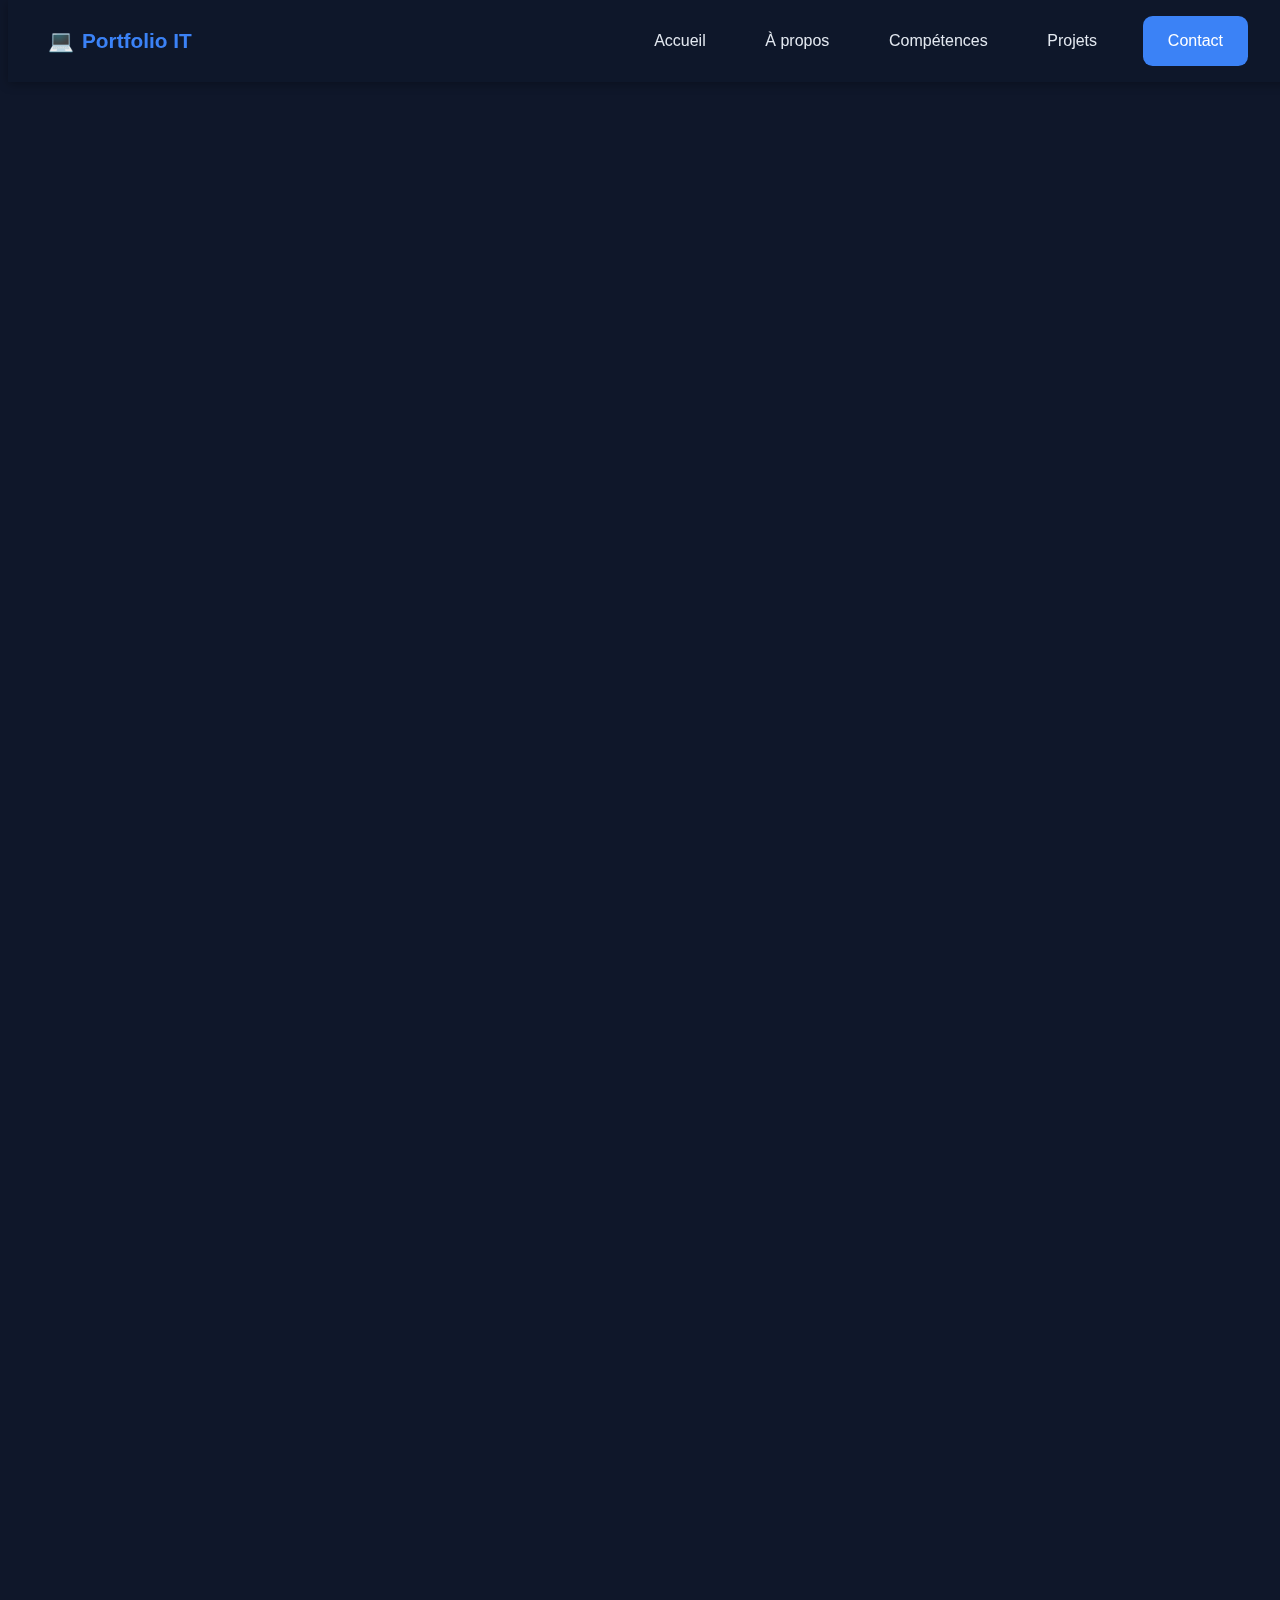
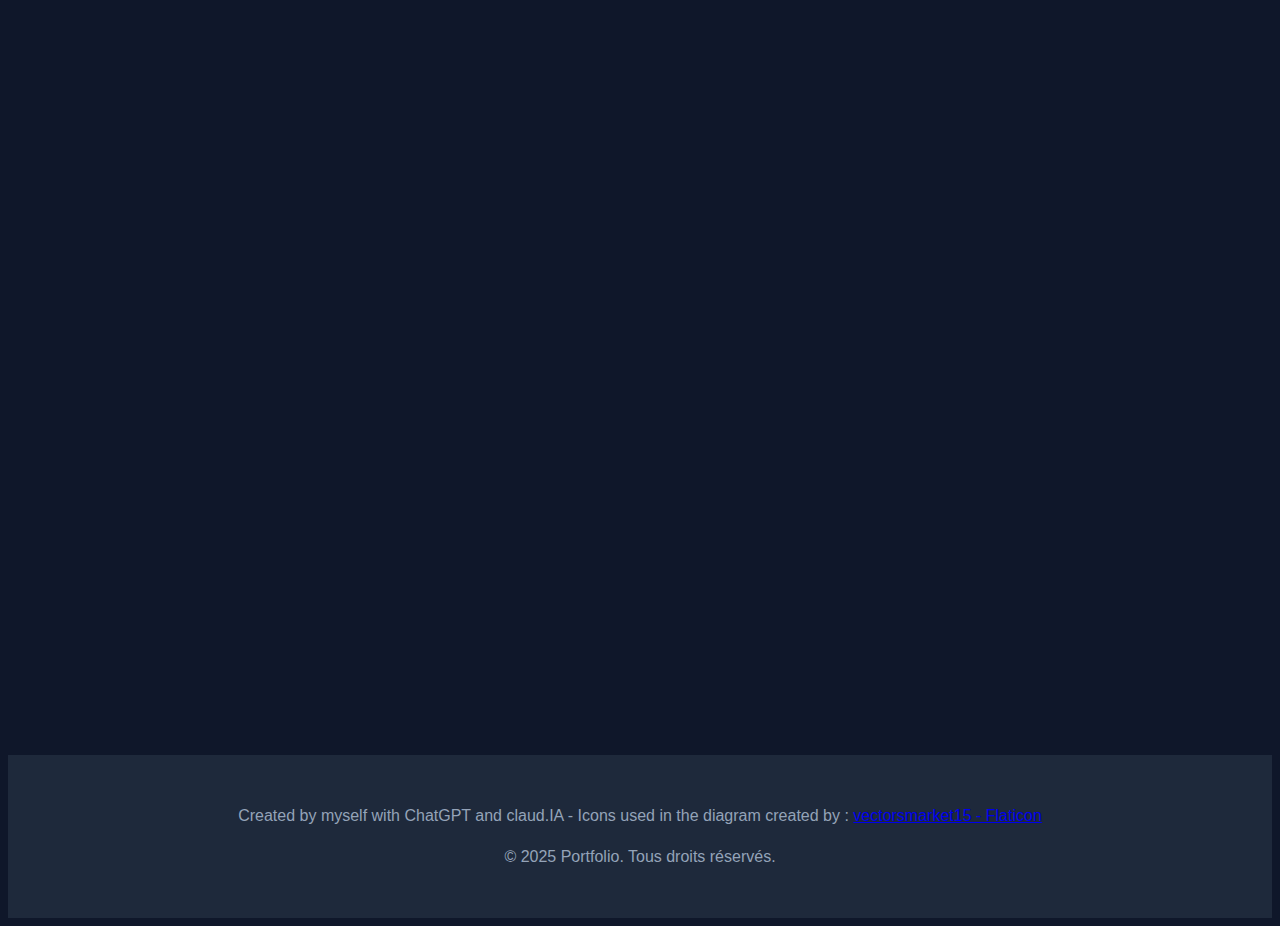
<file: index.html>
<!DOCTYPE html>
<html lang="fr">
<head>
    <meta charset="UTF-8">
    <meta name="viewport" content="width=device-width, initial-scale=1.0">
    <title>Portfolio IT</title>
    <link rel="stylesheet" href="styles.css">
    <link href="https://cdnjs.cloudflare.com/ajax/libs/font-awesome/6.5.0/css/all.min.css" rel="stylesheet"/>
</head>
<body>
    <header class="site-header">
        <div class="nav">
            <a class="logo" href="#accueil">
                <span>💻</span>
                <span>Portfolio IT</span>
            </a>
            <input id="nav-toggle" type="checkbox" aria-label="Menu" />
            <label for="nav-toggle" class="burger" aria-hidden="true">
                <span></span>
            </label>
            <nav class="menu">
                <a href="#accueil">Accueil</a>
                <a href="#apropos">À propos</a>
                <a href="#skills">Compétences</a>
                <a href="#projets">Projets</a>
                <a class="btn--primary" href="#contact">Contact</a>
            </nav>
        </div>
    </header>

    <section id="accueil">
        <div class="hero-content">
            <h1>Professionnel IT – Passionné par l'informatique</h1>
            <p class="hero-subtitle">
                Cinq années d'expérience en alternance dans l'informatique, du support technique 
                à l'assistance à la chefferie de projet. Autoformation actuellement en Cloud 
                et intelligence artificielle.
            </p>
            <a href="#contact" class="contact-button">Me contacter</a>
        </div>
    </section>

    <section id="apropos" class="section fade-in">
        <div class="section__head">
            <h2>À propos de moi</h2>
            <p class="muted">Parcours en alternance</p>
        </div>

        <div class="about__grid">
            <div class="card">
                <p>
                    Je m'appelle <strong>Axel</strong>. Passionné par l’infrastructure et les environnements techniques, j’ai débuté en <strong>support IT</strong> avant d’évoluer vers l’<strong>administration systèmes et réseaux</strong>.
                    Mon parcours, complété par un <strong>Master RNCP niveau 7</strong>, m’a permis d’acquérir une solide compréhension des environnements informatiques et de m’orienter vers le rôle de <strong>SysOps</strong>.
                </p>
                <p>
                    J’apprécie la <strong>gestion et l’exploitation des infrastructures</strong>, la <strong>supervision en temps réel</strong> et la <strong>mise en place de solutions fiables et sécurisées</strong> pour garantir la disponibilité des services et la stabilité des systèmes.
                </p>
            </div>

            <ul class="about__facts">
                <li><i class="fa-solid fa-screwdriver-wrench"></i> Technicien Superieur en Technologie du Numérique</li>
                <li><i class="fa-solid fa-briefcase"></i> Administrateur Systèmes Réseaux et Base De Données</li>
                <li><i class="fa-solid fa-graduation-cap"></i> Chef de Projet Informatique</li>
            </ul>

            <div class="portfolio-section">
                <img src="images/parcours.png" alt="Schéma de mon parcours" style="width:150%; height:auto;">
            </div>

        </div>
    </section>

    <section id="skills" class="section section--alt">
        <div class="container">
            <header class="section__head">
                <h2>Compétences</h2>
                <p class="muted">Techniques & transversales</p>
            </header>

            <div class="skills__grid">
                <div class="skill card">
                    <h3><i class="fa-solid fa-server"></i> Administration Systèmes</h3>
                    <p>Windows Server (AD, SCCM ...), Linux (Debian/Ubuntu), BDD (MySQL, REDIS, MangoDB), scripts Bash.</p>
                </div>
                <div class="skill card">
                    <h3><i class="fa-solid fa-network-wired"></i> Réseaux & Sécurité</h3>
                    <p>Pare-feu (OPNsense), CCNA (scolaire), VPN, diagnostic réseau.</p>
                </div>
                <div class="skill card">
                    <h3><i class="fa-solid fa-cubes"></i> Virtualisation & Conteneurisation</h3>
                    <p>Proxmox, VMware, Docker, K3S.</p>
                </div>
                <div class="skill card">
                    <h3><i class="fa-solid fa-robot"></i> IA & Automatisation</h3>
                    <p>Python, déploiement de LLM, scripts d’automatisation, NoCode (n8n).</p>
                </div>
                <div class="skill card">
                    <h3><i class="fa-solid fa-users"></i> Gestion de Projet</h3>
                    <p>Planification, gestion des risques et du changement, méthodes & outils projet.</p>
                </div>
                <div class="skill card">
                    <h3><i class="fa-solid fa-thumbs-up"></i> Transverse / Complémentaires</h3>
                    <p>Anglais B1/B2 (Languaskill), Bureautique, Permis B.</p>
                </div>
            </div>

        </div>
    </section>

    <section id="projets" class="fade-in">
        <h2>Projets</h2>
        <div class="carousel-container">
            <button class="carousel-button prev" id="prevBtn">◀︎</button>
            
            <div class="carousel-wrapper">
                <div class="projects-grid" id="projectsGrid">
                    
                    <div class="project-card">
                        <div class="project-icon">🔒</div>
                        <h3>Plateforme d'Auto-hébergement</h3>
                        <p>Déploiement d'une solution d'auto-hébergement sécurisée pour divers services (cloud personnel, médias, monitoring). Accent mis sur la sécurité et la sauvegarde.</p>
                        <div class="project-tech">
                            <span class="tech-badge">Docker Compose</span>
                            <span class="tech-badge">Reverse Proxy</span>
                            <span class="tech-badge">Automatisation</span>
                            <span class="tech-badge">Backup</span>
                        </div>
                        <a href="projet-autohebergement.html" class="project-button">En savoir plus <span class="arrow">➜</span></a>
                    </div>

                    <div class="project-card">
                        <div class="project-icon">📦</div>
                        <h3>Projet WMS</h3>
                        <p>Mise en place d'un système de gestion de stock en tant que chef de projet. Initiation → Préparation → Contrôle → Déploiement → Clôture.</p>
                        <div class="project-tech">
                            <span class="tech-badge">Plannification</span>
                            <span class="tech-badge">Gestion des risques</span>
                            <span class="tech-badge">Management du changement</span>
                            <span class="tech-badge">Formation</span>
                            <span class="tech-badge">Processus</span>
                            <span class="tech-badge">KPI</span>
                        </div>
                        <a href="projet-wms.html" class="project-button">En savoir plus <span class="arrow">➜</span></a>
                    </div>

                    <div class="project-card">
                        <div class="project-icon">⚙️</div>
                        <h3>Outils d'impression d'étiquette</h3>
                        <p>Création d'un outils permettant de générer des étiquettes en grande quantité avec un QR code unique et de les imprimer automatiquement</p>
                        <div class="project-tech">
                            <span class="tech-badge">Python</span>
                            <span class="tech-badge">UI</span>
                            <span class="tech-badge">Automatisation</span>
                        </div>
                        <a href="projet-label.html" class="project-button">En savoir plus <span class="arrow">➜</span></a>
                    </div>

                    <div class="project-card">
                        <div class="project-icon">🌐</div>
                        <h3>Migration d'un Active Directory</h3>
                        <p>Afin d'omogéiniser l'infrastructure informatique des filiales avec la maison mère, j'ai pu participer à un projet de migration d'AD de la filiale française.</p>
                        <div class="project-tech">
                            <span class="tech-badge">Active Directory</span>
                            <span class="tech-badge">Windows server</span>
                            <span class="tech-badge">Batch</span>
                        </div>
                        <a href="coming-soon.html" class="project-button">En savoir plus <span class="arrow">➜</span></a>
                    </div>

                    <div class="project-card">
                        <div class="project-icon">🏠</div>
                        <h3>Homelab Personnel</h3>
                        <p>Infrastructure domestique complète avec virtualisation, conteneurisation et automatisation. Mise en place d'un environnement d'apprentissage et de test pour des technologies DevOps.</p>
                        <div class="project-tech">
                            <span class="tech-badge">Proxmox</span>
                            <span class="tech-badge">Docker</span>
                            <span class="tech-badge">Linux</span>
                            <span class="tech-badge">Networking</span>
                            <span class="tech-badge">K3S</span>
                        </div>
                        <a href="coming-soon.html" class="project-button">En savoir plus <span class="arrow">➜</span></a>
                    </div>

                    <div class="project-card">
                        <div class="project-icon">📊</div>
                        <h3>Portfolio</h3>
                        <p>Création d'un portfolio disponible en ligne. Construit à l'aide d'outil IA comme ChatGPT et Claud.ia !
                        </p>
                        <div class="project-tech">
                            <span class="tech-badge">HTML</span>
                            <span class="tech-badge">CSS</span>
                            <span class="tech-badge">JS</span>
                            <span class="tech-badge">Prompting</span>
                            <span class="tech-badge">Hébergement</span>
                        </div>
                        
                    </div>
                </div>
            </div>

            <button class="carousel-button next" id="nextBtn">▶︎</button>
        </div>
    </section>
    <section id="contact" class="cta-section">
      <h2>Contact</h2>
      <p>N'hésitez pas à me contacter pour discuter plus en détail de mon experience ou simplement échanger mes coordonées.</p>
      <a href="https://www.linkedin.com/in/axel-galecki" target="_blank" class="cta-button">Prendre Contact 💬</a>
    </section>
            </div>
        </div>
    </section>

    <footer>
        <p>Created by myself with ChatGPT and claud.IA - Icons used in the diagram created by : <a href="https://www.flaticon.com/authors/vectorsmarket15" target="_blank" title="icons">vectorsmarket15 - Flaticon</a></p>
        <p>&copy; 2025 Portfolio. Tous droits réservés.</p>
    </footer>

    <script src="script.js"></script>
</body>
</html>
</file>
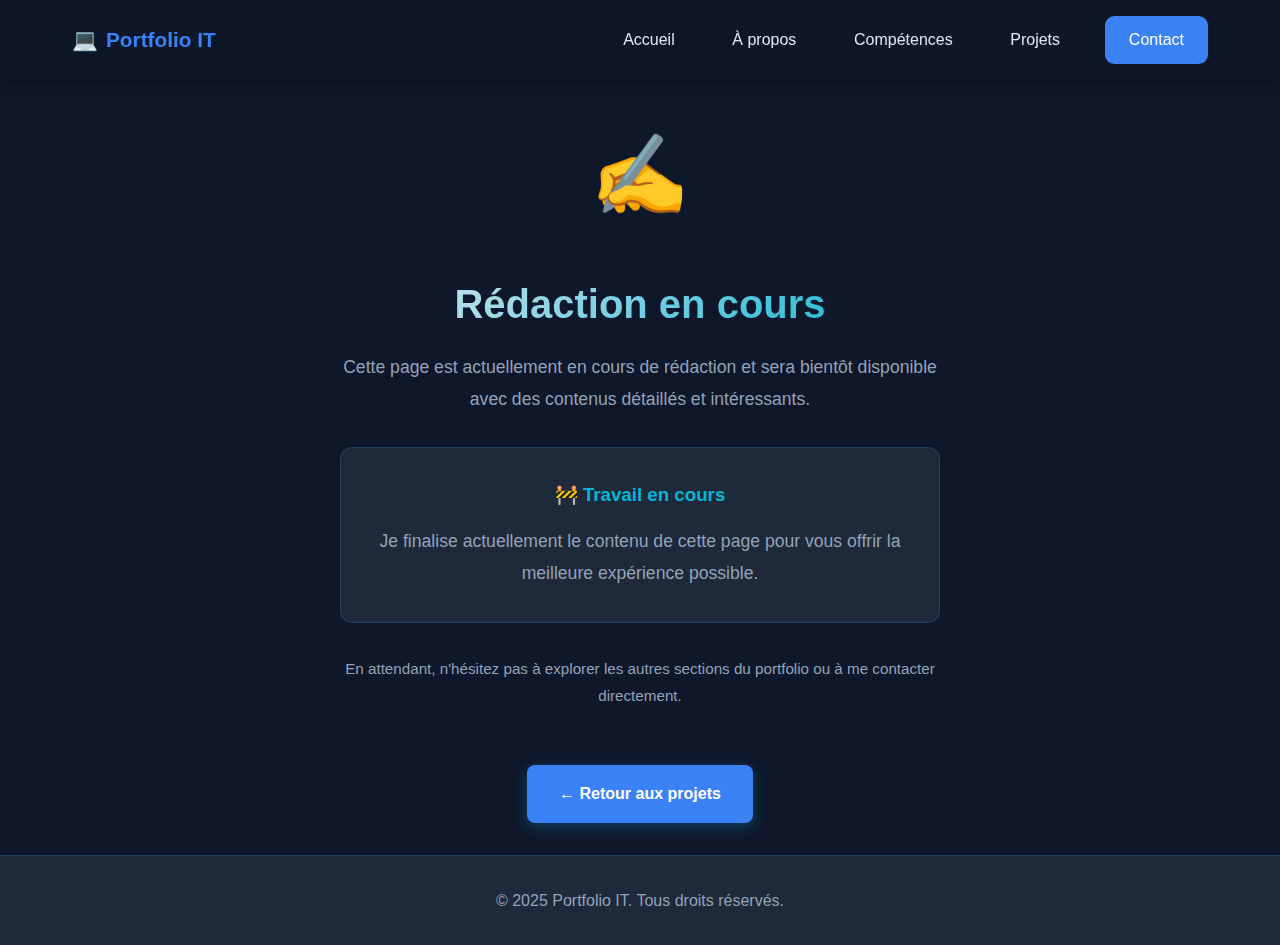
<file: coming-soon.html>
<!DOCTYPE html>
<html lang="fr">
<head>
  <meta charset="UTF-8">
  <meta name="viewport" content="width=device-width, initial-scale=1.0">
  <title>Rédaction en cours - Portfolio IT</title>
  <link rel="stylesheet" href="https://cdnjs.cloudflare.com/ajax/libs/font-awesome/6.4.0/css/all.min.css">
  <style>
    * {
      margin: 0;
      padding: 0;
      box-sizing: border-box;
    }

    :root {
      --primary: #3b82f6;
      --secondary: #0284c7;
      --dark: #0f172a;
      --dark-light: #1e293b;
      --text: #e2e8f0;
      --text-muted: #94a3b8;
      --accent: #06b6d4;
      --border: rgba(14, 165, 233, 0.2);
      --header-height: 80px;
    }

    body {
      font-family: 'Segoe UI', Tahoma, Geneva, Verdana, sans-serif;
      background: var(--dark);
      color: var(--text);
      line-height: 1.6;
      min-height: 100vh;
      display: flex;
      flex-direction: column;
    }

    /* ========================================
       HEADER
       ======================================== */

    .site-header {
      position: fixed;
      top: 0;
      width: 100%;
      background: rgba(15, 23, 42, 0.95);
      backdrop-filter: blur(10px);
      padding: 1rem 0;
      z-index: 1000;
      box-shadow: 0 2px 10px rgba(0, 0, 0, 0.3);
    }

    .nav {
      max-width: 1200px;
      margin: 0 auto;
      padding: 0 2rem;
      display: flex;
      justify-content: space-between;
      align-items: center;
    }

    .logo {
      display: flex;
      align-items: center;
      gap: 0.5rem;
      color: var(--primary);
      text-decoration: none;
      font-weight: 700;
      font-size: 1.3rem;
      transition: all 0.3s;
    }

    .logo:hover {
      transform: scale(1.05);
    }

    .menu {
      display: flex;
      align-items: center;
      gap: 2rem;
    }

    .menu a {
      color: var(--text);
      text-decoration: none;
      font-weight: 500;
      transition: all 0.3s;
      padding: 0.55rem 0.8rem;
      border-radius: 0.6rem;
    }

    .menu a:hover {
      background: rgba(255, 255, 255, 0.03);
    }

    .btn--primary {
      background: var(--primary);
      color: white !important;
      border-radius: 0.7rem;
      padding: 0.7rem 1.5rem !important;
      transition: all 0.3s;
    }

    .btn--primary:hover {
      background: var(--secondary);
      transform: translateY(-2px);
    }

    /* ========================================
       MAIN CONTENT
       ======================================== */

    main {
      margin-top: var(--header-height);
      flex: 1;
      display: flex;
      align-items: center;
      justify-content: center;
      padding: 2rem;
    }

    .coming-soon-container {
      text-align: center;
      max-width: 600px;
    }

    .coming-soon-icon {
      font-size: 5rem;
      margin-bottom: 2rem;
      display: inline-block;
    }

    @keyframes float {
      0%, 100% { transform: translateY(0); }
      50% { transform: translateY(-20px); }
    }

    .coming-soon-container h1 {
      font-size: 2.5rem;
      margin-bottom: 1rem;
      background: linear-gradient(135deg, var(--text), var(--accent));
      -webkit-background-clip: text;
      -webkit-text-fill-color: transparent;
      background-clip: text;
    }

    .coming-soon-container p {
      font-size: 1.1rem;
      color: var(--text-muted);
      margin-bottom: 1.5rem;
      line-height: 1.8;
    }

    .construction-details {
      background: var(--dark-light);
      border: 1px solid var(--border);
      border-radius: 12px;
      padding: 2rem;
      margin: 2rem 0;
      text-align: left;
    }

    .construction-details h3 {
      color: var(--accent);
      margin-bottom: 1rem;
      display: flex;
      align-items: center;
      gap: 0.5rem;
      justify-content: center;
    }

    .construction-details p {
      text-align: center;
      margin: 0;
    }

    .back-button {
      display: inline-block;
      margin-top: 2rem;
      padding: 1rem 2rem;
      background: var(--primary);
      color: white;
      text-decoration: none;
      border-radius: 8px;
      font-weight: 600;
      transition: all 0.3s;
      box-shadow: 0 4px 15px rgba(14, 165, 233, 0.3);
    }

    .back-button:hover {
      background: var(--secondary);
      transform: translateY(-3px);
      box-shadow: 0 6px 25px rgba(14, 165, 233, 0.5);
    }

    @keyframes loading {
      0% { width: 20%; }
      50% { width: 80%; }
      100% { width: 20%; }
    }

    /* ========================================
       FOOTER
       ======================================== */

    footer {
      text-align: center;
      padding: 2rem;
      background: var(--dark-light);
      color: var(--text-muted);
      border-top: 1px solid var(--border);
      margin-top: auto;
    }

    /* ========================================
       RESPONSIVE
       ======================================== */

    @media (max-width: 768px) {
      .coming-soon-icon {
        font-size: 3.5rem;
      }

      .coming-soon-container h1 {
        font-size: 1.8rem;
      }

      .coming-soon-container p {
        font-size: 1rem;
      }

      .construction-details {
        padding: 1.5rem;
      }

      .back-button {
        padding: 0.8rem 1.5rem;
        font-size: 0.9rem;
      }
    }
  </style>
</head>
<body>
  <header class="site-header">
    <div class="nav">
      <a class="logo" href="portfolio.html">
        <span>💻</span>
        <span>Portfolio IT</span>
      </a>
      <nav class="menu">
        <a href="portfolio.html#accueil">Accueil</a>
        <a href="portfolio.html#apropos">À propos</a>
        <a href="portfolio.html#competences">Compétences</a>
        <a href="portfolio.html#projets">Projets</a>
        <a class="btn--primary" href="portfolio.html#contact">Contact</a>
      </nav>
    </div>
  </header>

  <main>
    <div class="coming-soon-container">
      <div class="coming-soon-icon">✍️</div>
      
      <h1>Rédaction en cours</h1>
      <p>Cette page est actuellement en cours de rédaction et sera bientôt disponible avec des contenus détaillés et intéressants.</p>

      <div class="construction-details">
        <h3>🚧 Travail en cours</h3>
        <p>Je finalise actuellement le contenu de cette page pour vous offrir la meilleure expérience possible.</p>
      </div>

      <p style="font-size: 0.95rem; margin-top: 2rem;">
        En attendant, n'hésitez pas à explorer les autres sections du portfolio ou à me contacter directement.
      </p>

      <a href="index.html#projets" class="back-button">← Retour aux projets</a>
    </div>
  </main>

  <footer>
    <p>&copy; 2025 Portfolio IT. Tous droits réservés.</p>
  </footer>
</body>
</html>
</file>
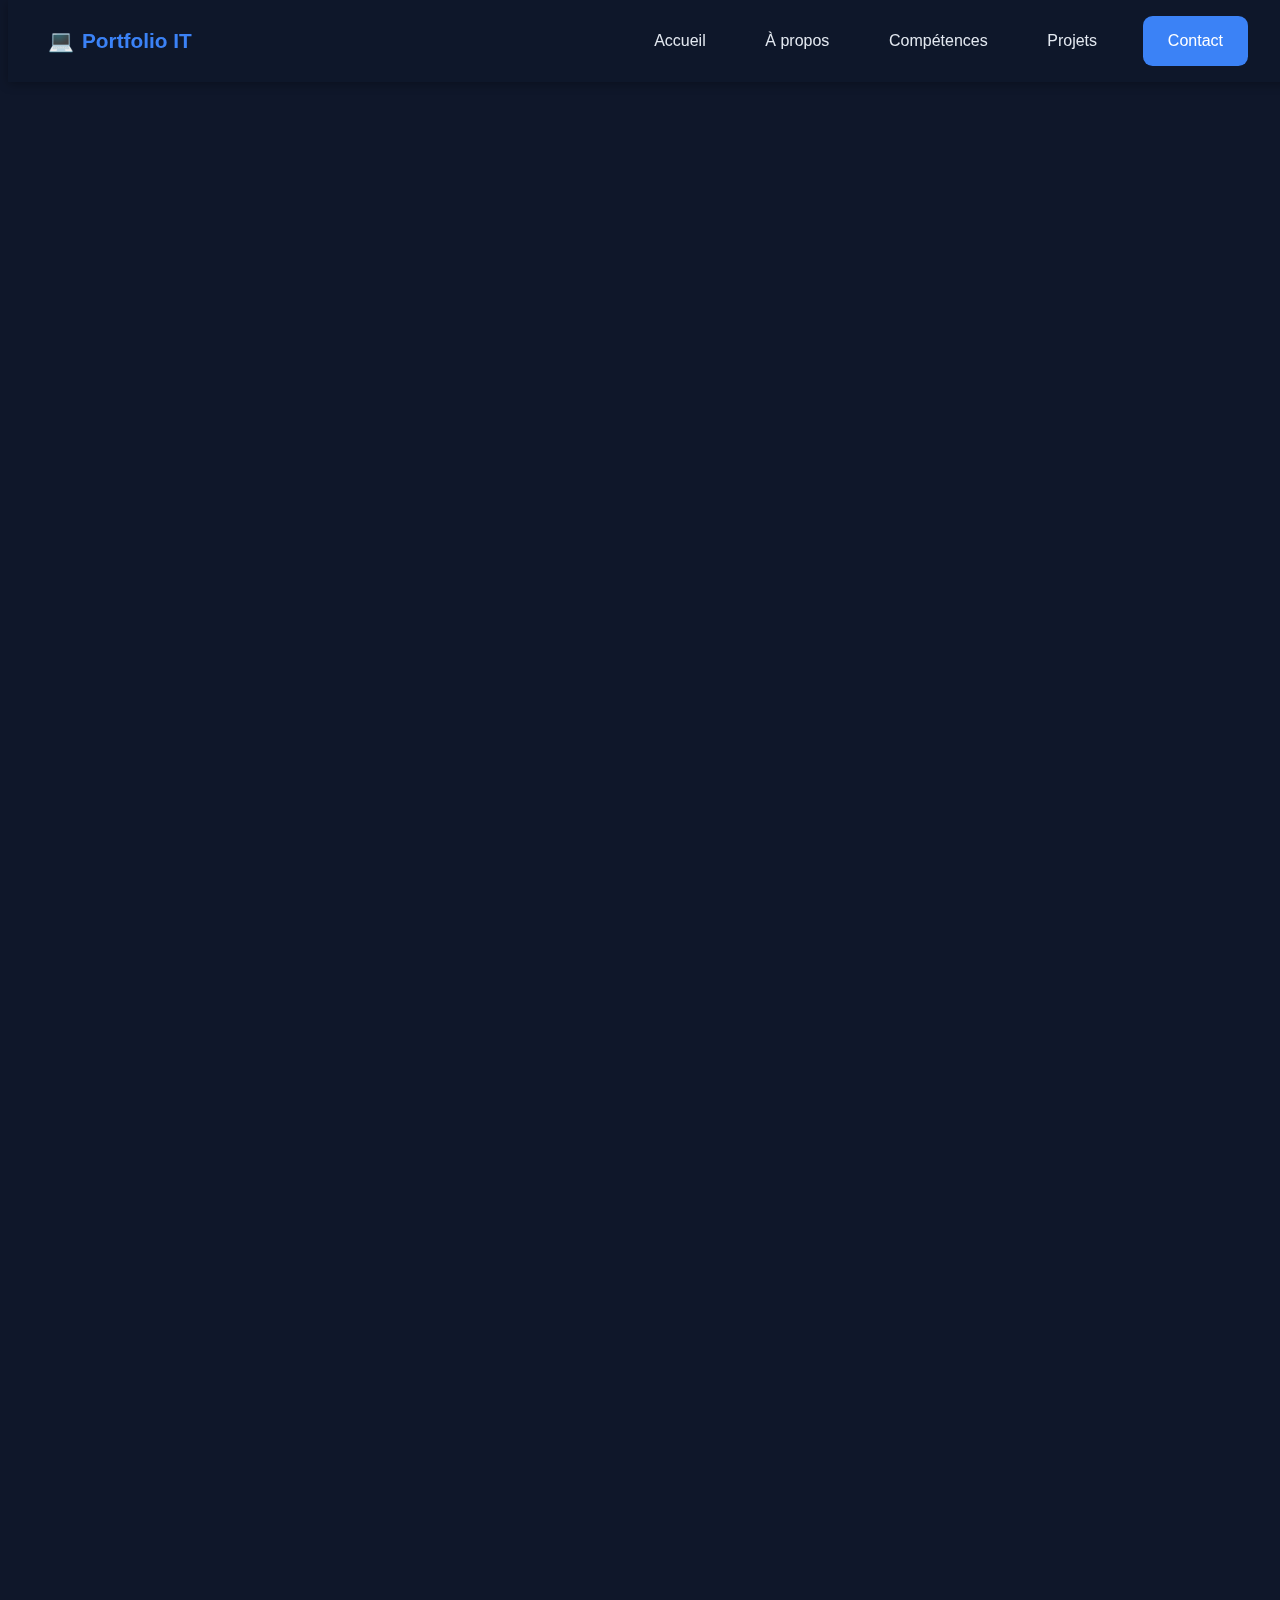
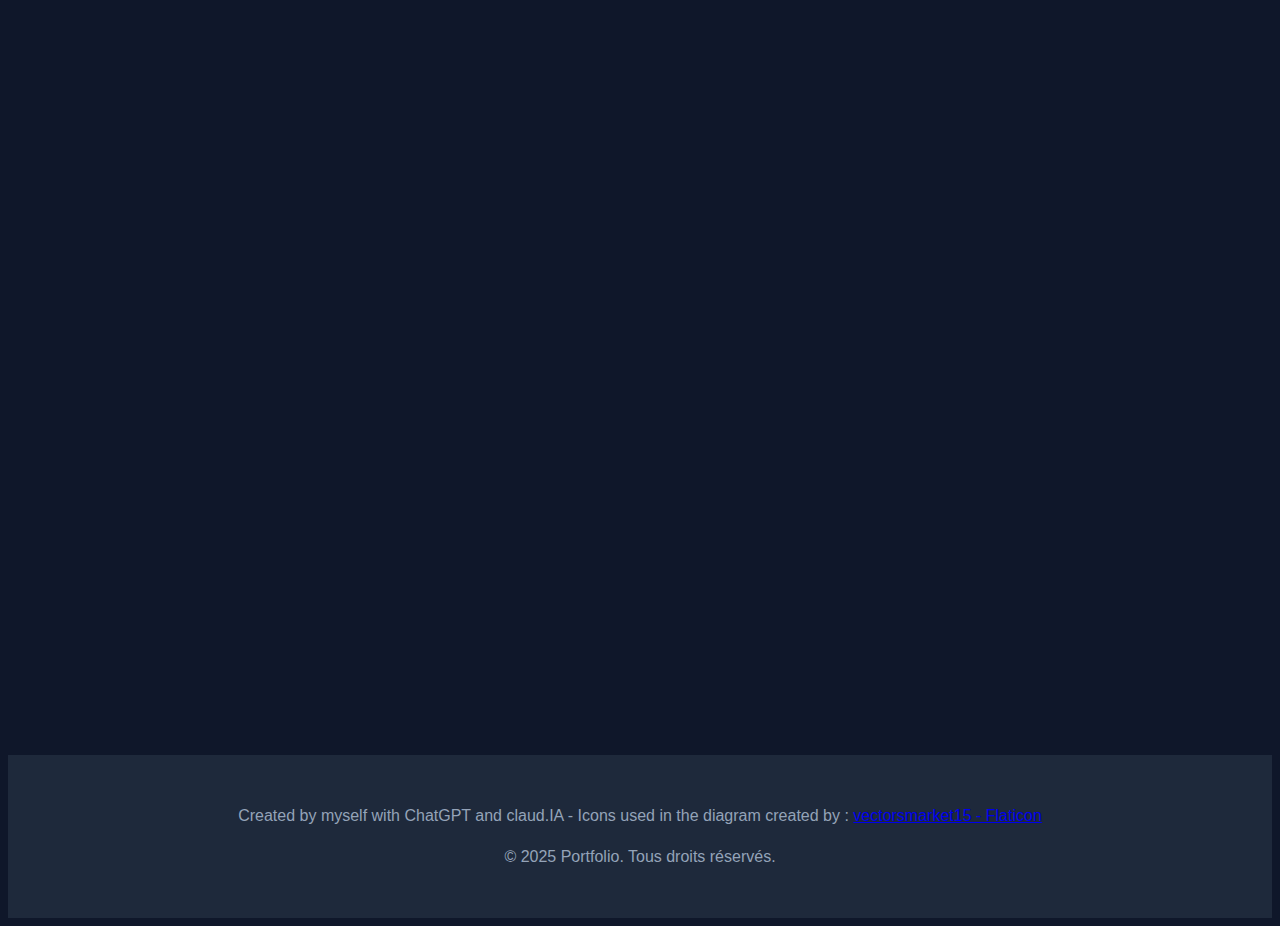
<file: main.html>
<!DOCTYPE html>
<html lang="fr">
<head>
    <meta charset="UTF-8">
    <meta name="viewport" content="width=device-width, initial-scale=1.0">
    <title>Portfolio IT</title>
    <link rel="stylesheet" href="styles.css">
    <link href="https://cdnjs.cloudflare.com/ajax/libs/font-awesome/6.5.0/css/all.min.css" rel="stylesheet"/>
</head>
<body>
    <header class="site-header">
        <div class="nav">
            <a class="logo" href="#accueil">
                <span>💻</span>
                <span>Portfolio IT</span>
            </a>
            <input id="nav-toggle" type="checkbox" aria-label="Menu" />
            <label for="nav-toggle" class="burger" aria-hidden="true">
                <span></span>
            </label>
            <nav class="menu">
                <a href="#accueil">Accueil</a>
                <a href="#apropos">À propos</a>
                <a href="#skills">Compétences</a>
                <a href="#projets">Projets</a>
                <a class="btn--primary" href="#contact">Contact</a>
            </nav>
        </div>
    </header>

    <section id="accueil">
        <div class="hero-content">
            <h1>Professionnel IT – Passionné par l'informatique</h1>
            <p class="hero-subtitle">
                Cinq années d'expérience en alternance dans l'informatique, du support technique 
                à l'assistance à la chefferie de projet. Autoformation actuellement en Cloud 
                et intelligence artificielle.
            </p>
            <a href="#contact" class="contact-button">Me contacter</a>
        </div>
    </section>

    <section id="apropos" class="section fade-in">
        <div class="section__head">
            <h2>À propos de moi</h2>
            <p class="muted">Parcours en alternance</p>
        </div>

        <div class="about__grid">
            <div class="card">
                <p>
                    Je m'appelle <strong>Axel</strong>. Passionné par l’infrastructure et les environnements techniques, j’ai débuté en <strong>support IT</strong> avant d’évoluer vers l’<strong>administration systèmes et réseaux</strong>.
                    Mon parcours, complété par un <strong>Master RNCP niveau 7</strong>, m’a permis d’acquérir une solide compréhension des environnements informatiques et de m’orienter vers le rôle de <strong>SysOps</strong>.
                </p>
                <p>
                    J’apprécie la <strong>gestion et l’exploitation des infrastructures</strong>, la <strong>supervision en temps réel</strong> et la <strong>mise en place de solutions fiables et sécurisées</strong> pour garantir la disponibilité des services et la stabilité des systèmes.
                </p>
            </div>

            <ul class="about__facts">
                <li><i class="fa-solid fa-screwdriver-wrench"></i> Technicien Superieur en Technologie du Numérique</li>
                <li><i class="fa-solid fa-briefcase"></i> Administrateur Systèmes Réseaux et Base De Données</li>
                <li><i class="fa-solid fa-graduation-cap"></i> Chef de Projet Informatique</li>
            </ul>

            <div class="portfolio-section">
                <img src="parcours.png" alt="Schéma de mon parcours" style="width:150%; height:auto;">
            </div>

        </div>
    </section>

    <section id="skills" class="section section--alt">
        <div class="container">
            <header class="section__head">
                <h2>Compétences</h2>
                <p class="muted">Techniques & transversales</p>
            </header>

            <div class="skills__grid">
                <div class="skill card">
                    <h3><i class="fa-solid fa-server"></i> Administration Systèmes</h3>
                    <p>Windows Server (AD, SCCM ...), Linux (Debian/Ubuntu), BDD (MySQL, REDIS, MangoDB), scripts Bash.</p>
                </div>
                <div class="skill card">
                    <h3><i class="fa-solid fa-network-wired"></i> Réseaux & Sécurité</h3>
                    <p>Pare-feu (OPNsense), CCNA (scolaire), VPN, diagnostic réseau.</p>
                </div>
                <div class="skill card">
                    <h3><i class="fa-solid fa-cubes"></i> Virtualisation & Conteneurisation</h3>
                    <p>Proxmox, VMware, Docker, K3S.</p>
                </div>
                <div class="skill card">
                    <h3><i class="fa-solid fa-robot"></i> IA & Automatisation</h3>
                    <p>Python, déploiement de LLM, scripts d’automatisation, NoCode (n8n).</p>
                </div>
                <div class="skill card">
                    <h3><i class="fa-solid fa-users"></i> Gestion de Projet</h3>
                    <p>Planification, gestion des risques et du changement, méthodes & outils projet.</p>
                </div>
                <div class="skill card">
                    <h3><i class="fa-solid fa-thumbs-up"></i> Transverse / Complémentaires</h3>
                    <p>Anglais B1/B2 (Languaskill), Bureautique, Permis B.</p>
                </div>
            </div>

        </div>
    </section>

    <section id="projets" class="fade-in">
        <h2>Projets</h2>
        <div class="carousel-container">
            <button class="carousel-button prev" id="prevBtn">◀︎</button>
            
            <div class="carousel-wrapper">
                <div class="projects-grid" id="projectsGrid">
                    
                    <div class="project-card">
                        <div class="project-icon">🔒</div>
                        <h3>Plateforme d'Auto-hébergement</h3>
                        <p>Déploiement d'une solution d'auto-hébergement sécurisée pour divers services (cloud personnel, médias, monitoring). Accent mis sur la sécurité et la sauvegarde.</p>
                        <div class="project-tech">
                            <span class="tech-badge">Docker Compose</span>
                            <span class="tech-badge">Reverse Proxy</span>
                            <span class="tech-badge">Automatisation</span>
                            <span class="tech-badge">Backup</span>
                        </div>
                        <a href="coming-soon.html" class="project-button">En savoir plus <span class="arrow">➜</span></a>
                    </div>

                    <div class="project-card">
                        <div class="project-icon">📦</div>
                        <h3>Projet WMS</h3>
                        <p>Mise en place d'un système de gestion de stock en tant que chef de projet. Initiation → Préparation → Contrôle → Déploiement → Clôture.</p>
                        <div class="project-tech">
                            <span class="tech-badge">Plannification</span>
                            <span class="tech-badge">Gestion des risques</span>
                            <span class="tech-badge">Management du changement</span>
                            <span class="tech-badge">Formation</span>
                            <span class="tech-badge">Processus</span>
                            <span class="tech-badge">KPI</span>
                        </div>
                        <a href="coming-soon.html" class="project-button">En savoir plus <span class="arrow">➜</span></a>
                    </div>

                    <div class="project-card">
                        <div class="project-icon">🌐</div>
                        <h3>Migration d'un Active Directory</h3>
                        <p>Afin d'omogéiniser l'infrastructure informatique des filiales avec la maison mère, j'ai pu participer à un projet de migration d'AD d'une filiale française.</p>
                        <div class="project-tech">
                            <span class="tech-badge">Active Directory</span>
                            <span class="tech-badge">Windows server</span>
                            <span class="tech-badge">Batch</span>
                        </div>
                        <a href="coming-soon.html" class="project-button">En savoir plus <span class="arrow">➜</span></a>
                    </div>

                    <div class="project-card">
                        <div class="project-icon">⚙️</div>
                        <h3>Outils d'impression d'étiquette</h3>
                        <p>Création d'un outils permettant de générer des étiquettes en grande quantité avec un QR code unique et de les imprimer</p>
                        <div class="project-tech">
                            <span class="tech-badge">Python</span>
                            <span class="tech-badge">UI</span>
                            <span class="tech-badge">Automatisation</span>
                        </div>
                        <a href="coming-soon.html" class="project-button">En savoir plus <span class="arrow">➜</span></a>
                    </div>

                    <div class="project-card">
                        <div class="project-icon">🏠</div>
                        <h3>Homelab Personnel</h3>
                        <p>Infrastructure domestique complète avec virtualisation, conteneurisation et automatisation. Mise en place d'un environnement d'apprentissage et de test pour des technologies DevOps.</p>
                        <div class="project-tech">
                            <span class="tech-badge">Proxmox</span>
                            <span class="tech-badge">Docker</span>
                            <span class="tech-badge">Linux</span>
                            <span class="tech-badge">Networking</span>
                            <span class="tech-badge">K3S</span>
                        </div>
                        <a href="coming-soon.html" class="project-button">En savoir plus <span class="arrow">➜</span></a>
                    </div>

                    <div class="project-card">
                        <div class="project-icon">📊</div>
                        <h3>Portfolio</h3>
                        <p>Création d'un portfolio disponible en ligne. Construit à l'aide d'outil IA comme ChatGPT et Claud.ia !
                        </p>
                        <div class="project-tech">
                            <span class="tech-badge">HTML</span>
                            <span class="tech-badge">CSS</span>
                            <span class="tech-badge">JS</span>
                            <span class="tech-badge">Prompting</span>
                            <span class="tech-badge">Hébergement</span>
                        </div>
                        <a href="coming-soon.html" class="project-button">En savoir plus <span class="arrow">➜</span></a>
                    </div>
                </div>
            </div>

            <button class="carousel-button next" id="nextBtn">▶︎</button>
        </div>
    </section>
    <section id="contact" class="cta-section">
      <h2>Contact</h2>
      <p>N'hésitez pas à me contacter pour discuter plus en détail de mon experience ou simplement échanger mes coordonées.</p>
      <a href="www.linkedin.com/in/axel-galecki" target="_blank" class="cta-button">Prendre Contact 💬</a>
    </section>
            </div>
        </div>
    </section>

    <footer>
        <p>Created by myself with ChatGPT and claud.IA - Icons used in the diagram created by : <a href="https://www.flaticon.com/authors/vectorsmarket15" target="_blank" title="icons">vectorsmarket15 - Flaticon</a></p>
        <p>&copy; 2025 Portfolio. Tous droits réservés.</p>
    </footer>

    <script src="script.js"></script>
</body>
</html>
</file>
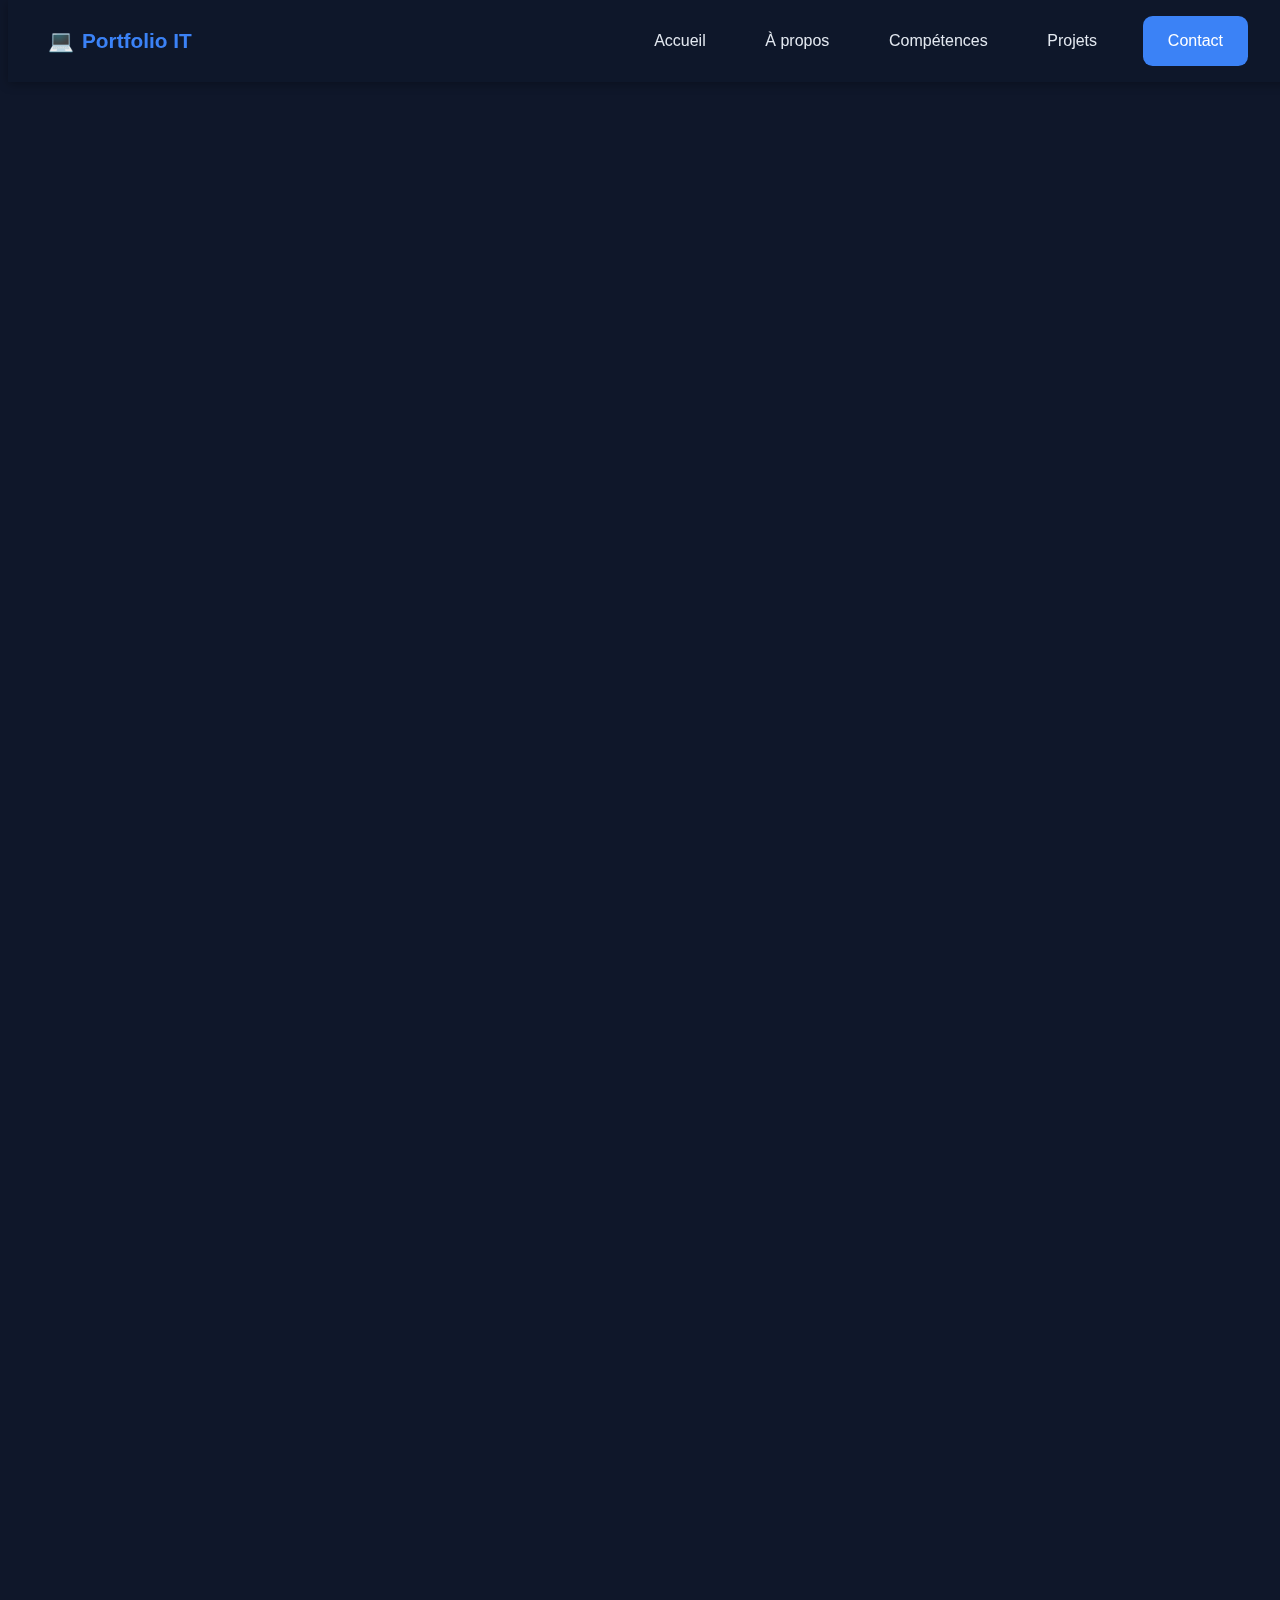
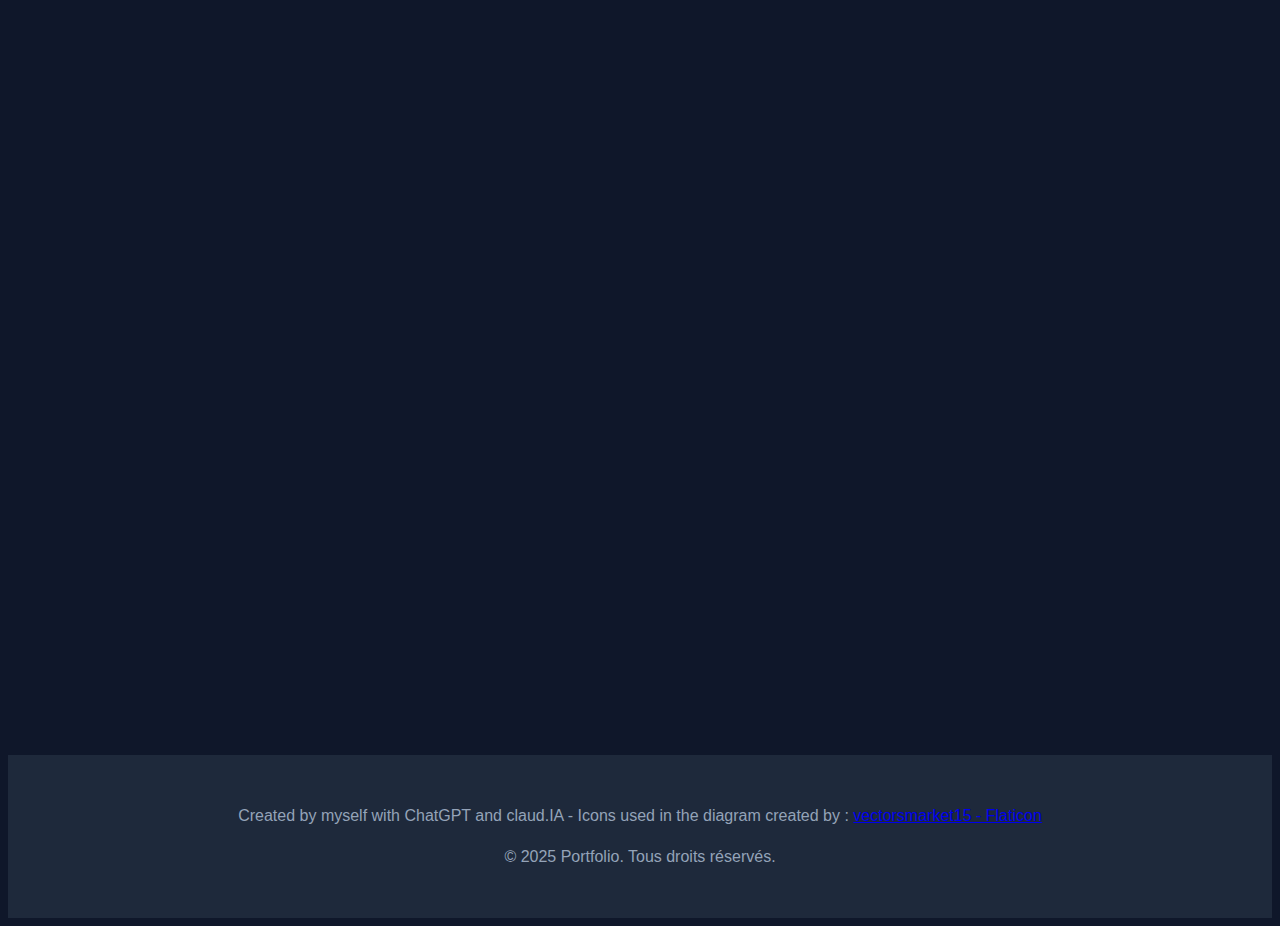
<file: portfolio.html>
<!DOCTYPE html>
<html lang="fr">
<head>
    <meta charset="UTF-8">
    <meta name="viewport" content="width=device-width, initial-scale=1.0">
    <title>Portfolio IT</title>
    <link rel="stylesheet" href="styles.css">
    <link href="https://cdnjs.cloudflare.com/ajax/libs/font-awesome/6.5.0/css/all.min.css" rel="stylesheet"/>
</head>
<body>
    <header class="site-header">
        <div class="nav">
            <a class="logo" href="#accueil">
                <span>💻</span>
                <span>Portfolio IT</span>
            </a>
            <input id="nav-toggle" type="checkbox" aria-label="Menu" />
            <label for="nav-toggle" class="burger" aria-hidden="true">
                <span></span>
            </label>
            <nav class="menu">
                <a href="#accueil">Accueil</a>
                <a href="#apropos">À propos</a>
                <a href="#skills">Compétences</a>
                <a href="#projets">Projets</a>
                <a class="btn--primary" href="#contact">Contact</a>
            </nav>
        </div>
    </header>

    <section id="accueil">
        <div class="hero-content">
            <h1>Professionnel IT – Passionné par l'informatique</h1>
            <p class="hero-subtitle">
                Cinq années d'expérience en alternance dans l'informatique, du support technique 
                à l'assistance à la chefferie de projet. Autoformation actuellement en Cloud 
                et intelligence artificielle.
            </p>
            <a href="#contact" class="contact-button">Me contacter</a>
        </div>
    </section>

    <section id="apropos" class="section fade-in">
        <div class="section__head">
            <h2>À propos de moi</h2>
            <p class="muted">Parcours en alternance</p>
        </div>

        <div class="about__grid">
            <div class="card">
                <p>
                    Je m'appelle <strong>Axel</strong>. Passionné par l’infrastructure et les environnements techniques, j’ai débuté en <strong>support IT</strong> avant d’évoluer vers l’<strong>administration systèmes et réseaux</strong>.
                    Mon parcours, complété par un <strong>Master RNCP niveau 7</strong>, m’a permis d’acquérir une solide compréhension des environnements informatiques et de m’orienter vers le rôle de <strong>SysOps</strong>.
                </p>
                <p>
                    J’apprécie la <strong>gestion et l’exploitation des infrastructures</strong>, la <strong>supervision en temps réel</strong> et la <strong>mise en place de solutions fiables et sécurisées</strong> pour garantir la disponibilité des services et la stabilité des systèmes.
                </p>
            </div>

            <ul class="about__facts">
                <li><i class="fa-solid fa-screwdriver-wrench"></i> Technicien Superieur en Technologie du Numérique</li>
                <li><i class="fa-solid fa-briefcase"></i> Administrateur Systèmes Réseaux et Base De Données</li>
                <li><i class="fa-solid fa-graduation-cap"></i> Chef de Projet Informatique</li>
            </ul>

            <div class="portfolio-section">
                <img src="parcours.png" alt="Schéma de mon parcours" style="width:150%; height:auto;">
            </div>

        </div>
    </section>

    <section id="skills" class="section section--alt">
        <div class="container">
            <header class="section__head">
                <h2>Compétences</h2>
                <p class="muted">Techniques & transversales</p>
            </header>

            <div class="skills__grid">
                <div class="skill card">
                    <h3><i class="fa-solid fa-server"></i> Administration Systèmes</h3>
                    <p>Windows Server (AD, SCCM ...), Linux (Debian/Ubuntu), BDD (MySQL, REDIS, MangoDB), scripts Bash.</p>
                </div>
                <div class="skill card">
                    <h3><i class="fa-solid fa-network-wired"></i> Réseaux & Sécurité</h3>
                    <p>Pare-feu (OPNsense), CCNA (scolaire), VPN, diagnostic réseau.</p>
                </div>
                <div class="skill card">
                    <h3><i class="fa-solid fa-cubes"></i> Virtualisation & Conteneurisation</h3>
                    <p>Proxmox, VMware, Docker, K3S.</p>
                </div>
                <div class="skill card">
                    <h3><i class="fa-solid fa-robot"></i> IA & Automatisation</h3>
                    <p>Python, déploiement de LLM, scripts d’automatisation, NoCode (n8n).</p>
                </div>
                <div class="skill card">
                    <h3><i class="fa-solid fa-users"></i> Gestion de Projet</h3>
                    <p>Planification, gestion des risques et du changement, méthodes & outils projet.</p>
                </div>
                <div class="skill card">
                    <h3><i class="fa-solid fa-thumbs-up"></i> Transverse / Complémentaires</h3>
                    <p>Anglais B1/B2 (Languaskill), Bureautique, Permis B.</p>
                </div>
            </div>

        </div>
    </section>

    <section id="projets" class="fade-in">
        <h2>Projets</h2>
        <div class="carousel-container">
            <button class="carousel-button prev" id="prevBtn">◀︎</button>
            
            <div class="carousel-wrapper">
                <div class="projects-grid" id="projectsGrid">
                    
                    <div class="project-card">
                        <div class="project-icon">🔒</div>
                        <h3>Plateforme d'Auto-hébergement</h3>
                        <p>Déploiement d'une solution d'auto-hébergement sécurisée pour divers services (cloud personnel, médias, monitoring). Accent mis sur la sécurité et la sauvegarde.</p>
                        <div class="project-tech">
                            <span class="tech-badge">Docker Compose</span>
                            <span class="tech-badge">Reverse Proxy</span>
                            <span class="tech-badge">Automatisation</span>
                            <span class="tech-badge">Backup</span>
                        </div>
                        <a href="coming-soon.html" class="project-button">En savoir plus <span class="arrow">➜</span></a>
                    </div>

                    <div class="project-card">
                        <div class="project-icon">📦</div>
                        <h3>Projet WMS</h3>
                        <p>Mise en place d'un système de gestion de stock en tant que chef de projet. Initiation → Préparation → Contrôle → Déploiement → Clôture.</p>
                        <div class="project-tech">
                            <span class="tech-badge">Plannification</span>
                            <span class="tech-badge">Gestion des risques</span>
                            <span class="tech-badge">Management du changement</span>
                            <span class="tech-badge">Formation</span>
                            <span class="tech-badge">Processus</span>
                            <span class="tech-badge">KPI</span>
                        </div>
                        <a href="coming-soon.html" class="project-button">En savoir plus <span class="arrow">➜</span></a>
                    </div>

                    <div class="project-card">
                        <div class="project-icon">🌐</div>
                        <h3>Migration d'un Active Directory</h3>
                        <p>Afin d'omogéiniser l'infrastructure informatique des filiales avec la maison mère, j'ai pu participer à un projet de migration d'AD d'une filiale française.</p>
                        <div class="project-tech">
                            <span class="tech-badge">Active Directory</span>
                            <span class="tech-badge">Windows server</span>
                            <span class="tech-badge">Batch</span>
                        </div>
                        <a href="coming-soon.html" class="project-button">En savoir plus <span class="arrow">➜</span></a>
                    </div>

                    <div class="project-card">
                        <div class="project-icon">⚙️</div>
                        <h3>Outils d'impression d'étiquette</h3>
                        <p>Création d'un outils permettant de générer des étiquettes en grande quantité avec un QR code unique et de les imprimer</p>
                        <div class="project-tech">
                            <span class="tech-badge">Python</span>
                            <span class="tech-badge">UI</span>
                            <span class="tech-badge">Automatisation</span>
                        </div>
                        <a href="coming-soon.html" class="project-button">En savoir plus <span class="arrow">➜</span></a>
                    </div>

                    <div class="project-card">
                        <div class="project-icon">🏠</div>
                        <h3>Homelab Personnel</h3>
                        <p>Infrastructure domestique complète avec virtualisation, conteneurisation et automatisation. Mise en place d'un environnement d'apprentissage et de test pour des technologies DevOps.</p>
                        <div class="project-tech">
                            <span class="tech-badge">Proxmox</span>
                            <span class="tech-badge">Docker</span>
                            <span class="tech-badge">Linux</span>
                            <span class="tech-badge">Networking</span>
                            <span class="tech-badge">K3S</span>
                        </div>
                        <a href="coming-soon.html" class="project-button">En savoir plus <span class="arrow">➜</span></a>
                    </div>

                    <div class="project-card">
                        <div class="project-icon">📊</div>
                        <h3>Portfolio</h3>
                        <p>Création d'un portfolio disponible en ligne. Construit à l'aide d'outil IA comme ChatGPT et Claud.ia !
                        </p>
                        <div class="project-tech">
                            <span class="tech-badge">HTML</span>
                            <span class="tech-badge">CSS</span>
                            <span class="tech-badge">JS</span>
                            <span class="tech-badge">Prompting</span>
                            <span class="tech-badge">Hébergement</span>
                        </div>
                        <a href="coming-soon.html" class="project-button">En savoir plus <span class="arrow">➜</span></a>
                    </div>
                </div>
            </div>

            <button class="carousel-button next" id="nextBtn">▶︎</button>
        </div>
    </section>
    <section id="contact" class="cta-section">
      <h2>Contact</h2>
      <p>N'hésitez pas à me contacter pour discuter plus en détail de mon experience ou simplement échanger mes coordonées.</p>
      <a href="www.linkedin.com/in/axel-galecki" target="_blank" class="cta-button">Prendre Contact 💬</a>
    </section>
            </div>
        </div>
    </section>

    <footer>
        <p>Created by myself with ChatGPT and claud.IA - Icons used in the diagram created by : <a href="https://www.flaticon.com/authors/vectorsmarket15" target="_blank" title="icons">vectorsmarket15 - Flaticon</a></p>
        <p>&copy; 2025 Portfolio. Tous droits réservés.</p>
    </footer>

    <script src="script.js"></script>
</body>
</html>
</file>
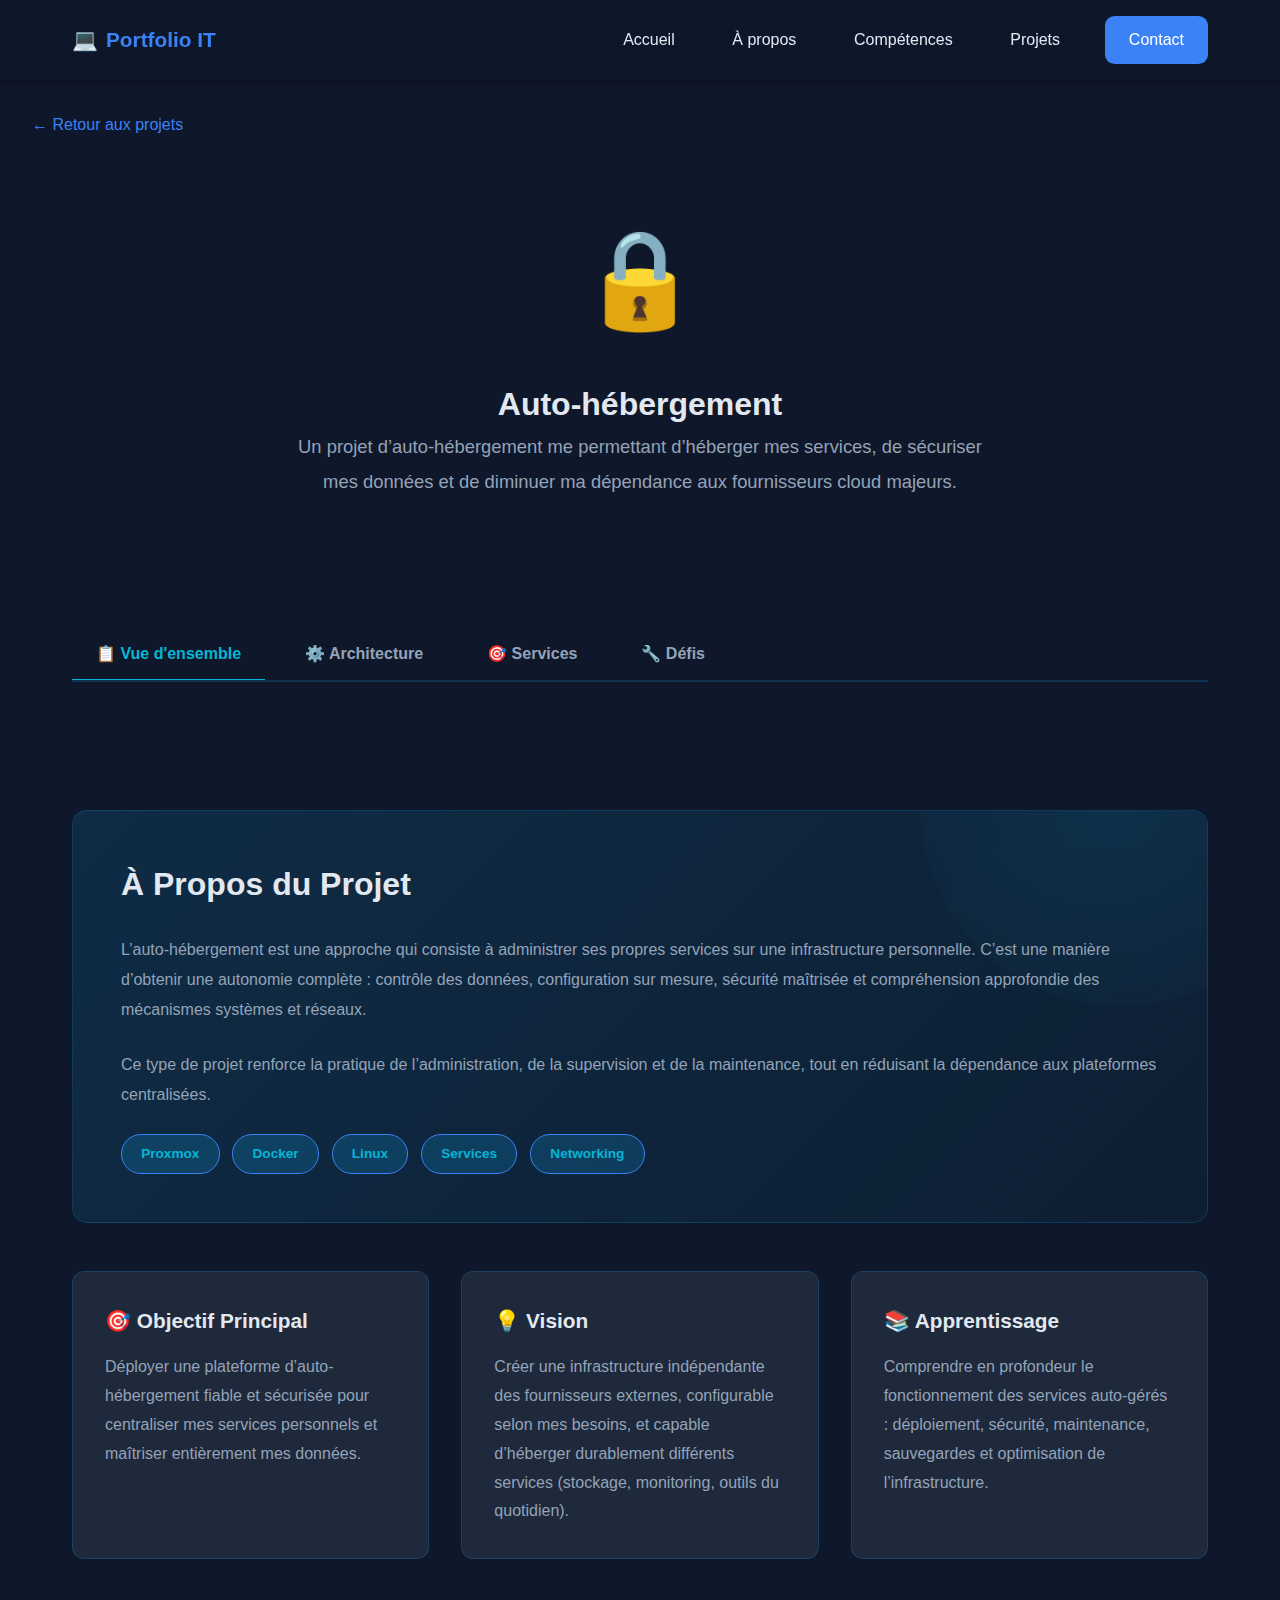
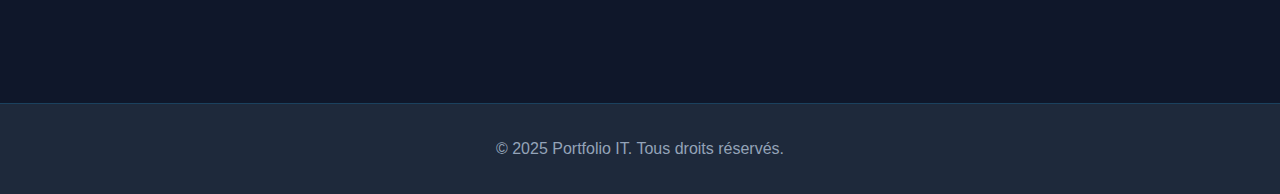
<file: projet-autohebergement.html>
<!DOCTYPE html>
<html lang="fr">
<head>
  <meta charset="UTF-8">
  <meta name="viewport" content="width=device-width, initial-scale=1.0">
  <title>Homelab Personnel - Portfolio IT</title>
  <link rel="stylesheet" href="https://cdnjs.cloudflare.com/ajax/libs/font-awesome/6.4.0/css/all.min.css">
  <link rel="stylesheet" href="projet2.css">
</head>
<body>
  <header class="site-header">
    <div class="nav">
      <a class="logo" href="index.html">
        <span>💻</span>
        <span>Portfolio IT</span>
      </a>
      <nav class="menu">
        <a href="index.html#accueil">Accueil</a>
        <a href="index.html#apropos">À propos</a>
        <a href="index.html#competences">Compétences</a>
        <a href="index.html#projets">Projets</a>
        <a class="btn--primary" href="index.html#contact">Contact</a>
      </nav>
    </div>
  </header>

  <main class="project-detail">
    <a href="index.html#projets" class="back-link">← Retour aux projets</a>

    <section class="intro-section">
      <div class="project-icon">🔒</div>
      <h1>Auto-hébergement</h1>
      <p class="project-subtitle">
        Un projet d’auto-hébergement me permettant d’héberger mes services, de sécuriser mes données et de diminuer ma dépendance aux fournisseurs cloud majeurs.
      </p>
    </section>

    <div class="tabs-container">
      <nav class="tabs-nav">
        <button class="tab-btn active" data-tab="0">📋 Vue d'ensemble</button>
        <button class="tab-btn" data-tab="1">⚙️ Architecture</button>
        <button class="tab-btn" data-tab="2">🎯 Services</button>
        <button class="tab-btn" data-tab="3">🔧 Défis</button>
      </nav>
    </div>

    <div class="tabs-content">
      <!-- TAB 1: Vue d'ensemble -->
      <div class="tab-pane active">
        <div class="showcase-block">
          <div class="showcase-content">
            <h2>À Propos du Projet</h2>
            <p>
              L’auto-hébergement est une approche qui consiste à administrer ses propres services sur une infrastructure personnelle.
              C’est une manière d’obtenir une autonomie complète : contrôle des données, configuration sur mesure, sécurité maîtrisée et compréhension approfondie des mécanismes systèmes et réseaux.
            </p>
            <p>
              Ce type de projet renforce la pratique de l’administration, de la supervision et de la maintenance, tout en réduisant la dépendance aux plateformes centralisées.
            </p>
            <div class="tag-group">
              <span class="tech-badge">Proxmox</span>
              <span class="tech-badge">Docker</span>
              <span class="tech-badge">Linux</span>
              <span class="tech-badge">Services</span>
              <span class="tech-badge">Networking</span>
            </div>
          </div>
        </div>

        <div class="masonry-grid">
          <div class="content-block">
              <h3>🎯 Objectif Principal</h3>
              <p>Déployer une plateforme d’auto-hébergement fiable et sécurisée pour centraliser mes services personnels 
                 et maîtriser entièrement mes données.</p>
          </div>
          
          <div class="content-block">
              <h3>💡 Vision</h3>
              <p>Créer une infrastructure indépendante des fournisseurs externes, configurable selon mes besoins, 
                 et capable d’héberger durablement différents services (stockage, monitoring, outils du quotidien).</p>
          </div>
          
          <div class="content-block">
              <h3>📚 Apprentissage</h3>
              <p>Comprendre en profondeur le fonctionnement des services auto-gérés : déploiement, sécurité, 
                 maintenance, sauvegardes et optimisation de l’infrastructure.</p>
          </div>
          </div>
        </div>

      <!-- TAB 2: Architecture -->
      <div class="tab-pane">
        <div class="showcase-block">
          <div class="showcase-content">
            <h2>Infrastructure</h2>
            <p>Une infrastructure pensée pour la fiabilité, la sécurité et la gestion quotidienne de services auto-hébergés.</p>
          </div>
        </div>

        <div class="masonry-grid">
          <div class="content-block">
            <h3>🖥️ Hyperviseur</h3>
            <ul>
              <li>Optiplex Micro 3080</li>
              <li>Proxmox VE 8.x</li>
              <li>Machines virtuelles (VMs)</li>
              <li>Gestion centralisée</li>
            </ul>
          </div>
          <div class="content-block">
            <h3>📦 Conteneurisation</h3>
            <ul>
              <li>Machine Virtuelle</li>
              <li>Docker & Docker Compose</li>
              <li>K3S (Kubernetes léger)</li>
              <li>Reverse proxy (Traefik)</li>
            </ul>
          </div>
          <div class="content-block">
            <h3>🌐 Réseau</h3>
            <ul>
              <li>Optiplex Micro 3070</li>
              <li>Firewall (OPNsense)</li>
              <li>VPN (WireGuard)</li>
              <li>DNS (AdGuard)</li>
            </ul>
          </div>
          <div class="content-block">
            <h3>💾 Stockage</h3>
            <ul>
              <li>Microserver HP Gen 8</li>
              <li>NAS local RAID 5</li>
              <li>Snapshots Proxmox</li>
              <li>NextCloud personnel</li>
            </ul>
          </div>
        </div>
      </div>

      <!-- TAB 3: Services -->
      <div class="tab-pane">
        <div class="showcase-block">
          <div class="showcase-content">
            <h2>Services Déployés</h2>
            <p>Des services auto-hébergés et personnalisés pour répondre à mes besoins quotidiens, tout en gardant la maîtrise des données.</p>
          </div>
        </div>

        <table class="comparison-table">
          <thead>
            <tr>
              <th>Service</th>
              <th>Fonction</th>
              <th>Statut</th>
            </tr>
          </thead>
          <tbody>
            <tr>
              <td><strong>Traefik</strong></td>
              <td>Reverse proxy</td>
              <td><span class="status-badge status-active">Actif</span></td>
            </tr>
            <tr>
              <td><strong>TrueNAS</strong></td>
              <td>NAS</td>
              <td><span class="status-badge status-active">Actif</span></td>
            </tr>
            <tr>
              <td><strong>Home Assistant</strong></td>
              <td>Gestion de la domotique</td>
              <td><span class="status-badge status-active">Actif</span></td>
            </tr>
            <tr>
              <td><strong>Portainer</strong></td>
              <td>Gestion des conteneurs</td>
              <td><span class="status-badge status-active">Actif</span></td>
            </tr>
            <tr>
              <td><strong>NextCloud</strong></td>
              <td>Cloud personnel</td>
              <td><span class="status-badge status-active">Actif</span></td>
            </tr>
            <tr>
              <td><strong>Only Office</strong></td>
              <td>Suite bureautique avec collaboration</td>
              <td><span class="status-badge status-partial">Partiel</span></td>
            </tr>
            <tr>
              <td><strong>Adguard</strong></td>
              <td>DNS & ad-blocking</td>
              <td><span class="status-badge status-active">Actif</span></td>
            </tr>
            <tr>
              <td><strong>Pterodactyl</strong></td>
              <td>Panel de gestion de serveurs de jeux</td>
              <td><span class="status-badge status-active">Actif</span></td>
            </tr>
            <tr>
              <td><strong>Uptime Kuma</strong></td>
              <td>Monitoring de disponibilité</td>
              <td><span class="status-badge status-partial">Partiel</span></td>
            </tr>
            <tr>
              <td><strong>Prometheus</strong></td>
              <td>Collecte des métriques</td>
              <td><span class="status-badge status-planned">À Faire</span></td>
            </tr>
            <tr>
              <td><strong>Graphana</strong></td>
              <td>Visualisation & alerting</td>
              <td><span class="status-badge status-planned">À Faire</span></td>
            </tr>
            <tr>
              <td><strong>Wireguard</strong></td>
              <td>VPN</td>
              <td><span class="status-badge status-active">Actif</span></td>
            </tr>
          </tbody>
        </table>
      </div>

      <!-- TAB 4: Défis -->
      <div class="tab-pane">
        <div class="masonry-grid">
          <div class="content-block">
            <h3>⚡ Gestion des Ressources</h3>
            <div class="accordion-text">
                CPU et RAM limités demandent une optimisation intelligente. Solution : conteneurisation par rapport aux VMs, 
                Consommation électrique contrôlée (<= 70w) avec automatisation d'arrêt et de mise en service
              </div>
          </div>
          <div class="content-block">
            <h3>🔒 Sécurité et Isolation Réseau</h3>
            <div class="accordion-text">
                Accès externe + données sensibles = risques. Solution : segmentation en VLANs, firewall granulaire, 
                VPN pour accès distance, services isolés, authentification centralisée, certificats SSL/TLS générés automatiquement.
              </div>
          </div>
          <div class="content-block">
            <h3>💾 Disponibilité et Continuité</h3>
            <div class="accordion-text">
                Gestion des pertes de données. Solution : Sauvegardes régulières de mes machines et conteneurs vers un NAS.
                Cette approche assure une récupération rapide en cas de défaillance, tout en restant adaptée à un environnement d’auto-hébergement personnel.
              </div>
          </div>
        </div>
      </div>    
  </main>

  <footer>
    <p>&copy; 2025 Portfolio IT. Tous droits réservés.</p>
  </footer>

  <script src="script.js"></script>
</body>
</html>
</file>
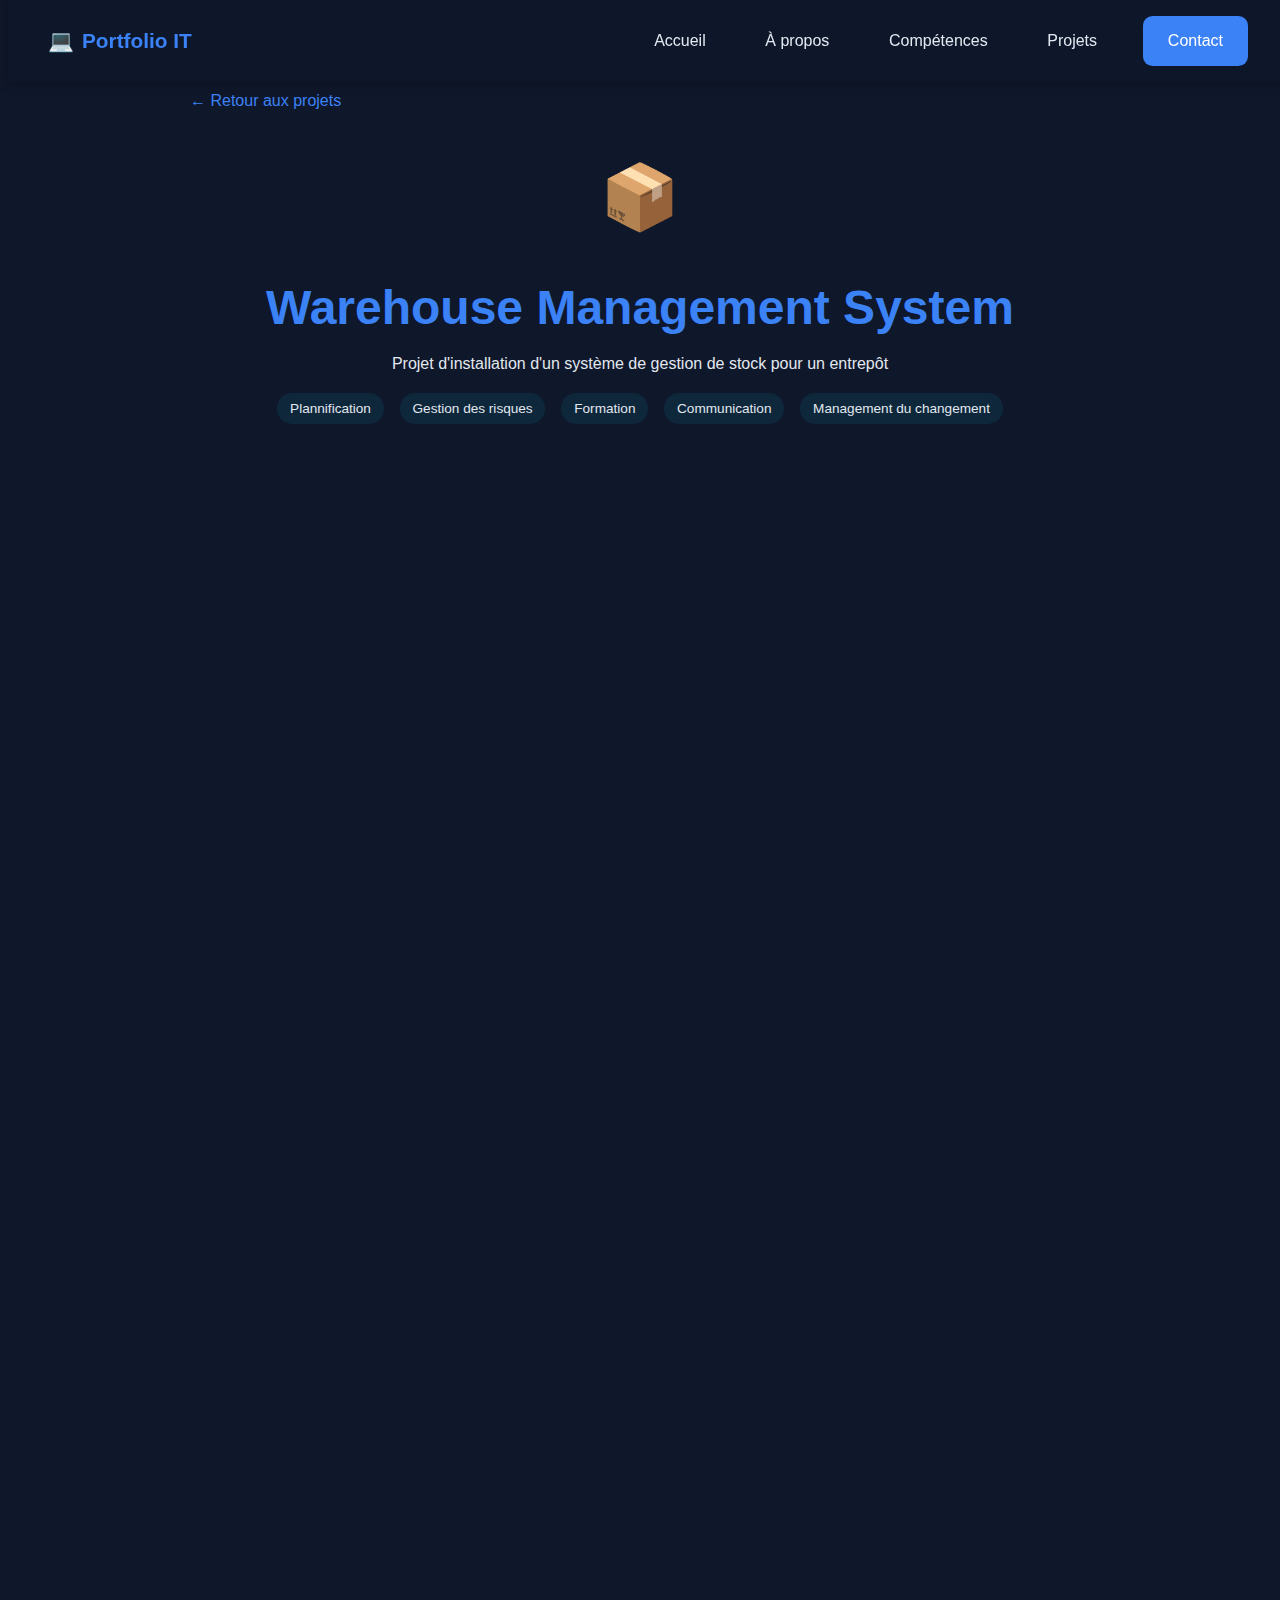
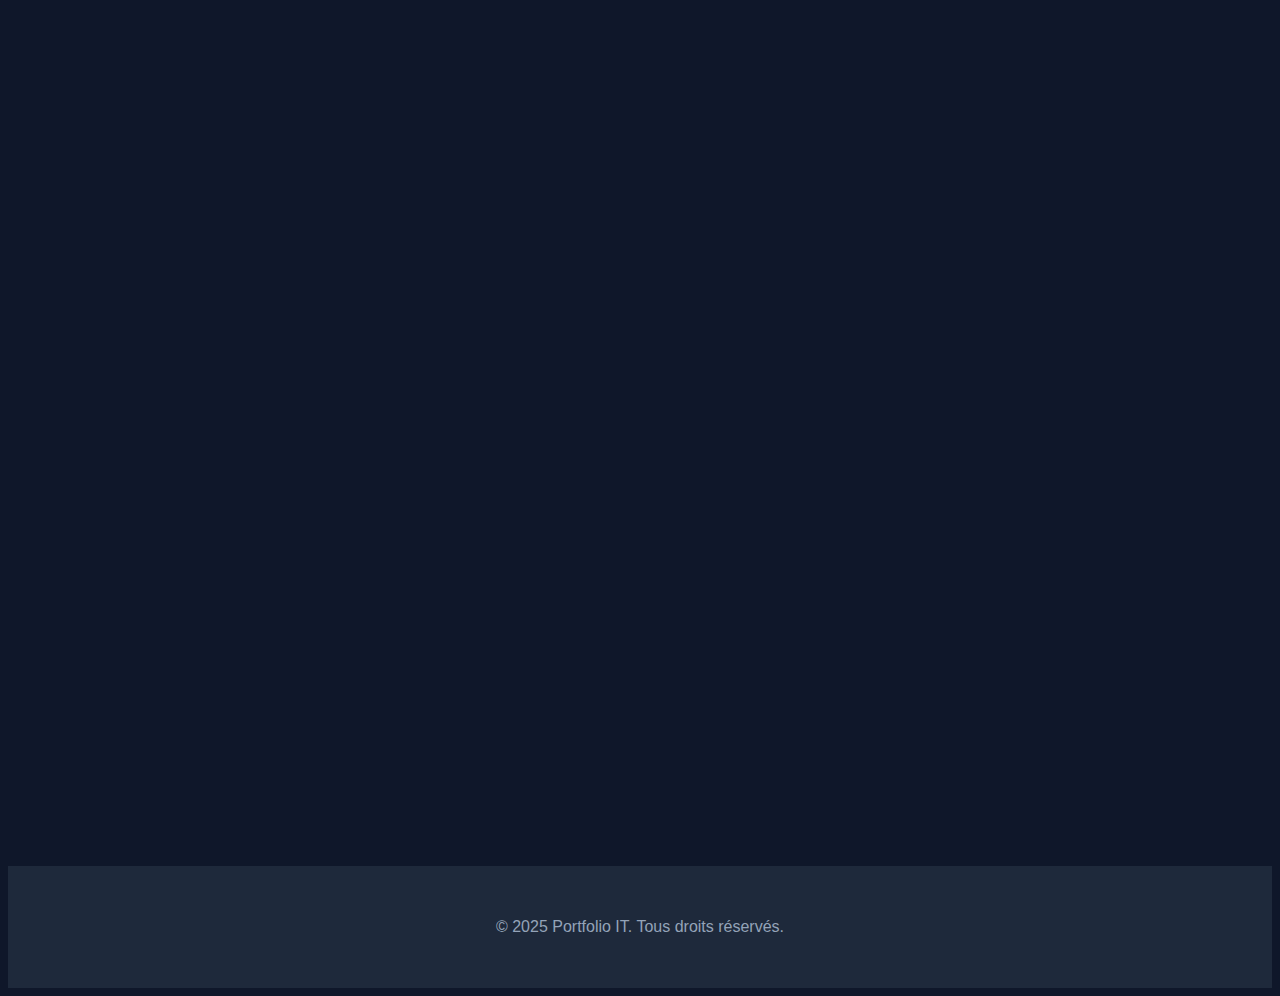
<file: projet-wms.html>
<!DOCTYPE html>
<html lang="fr">
<head>
  <meta charset="UTF-8">
  <meta name="viewport" content="width=device-width, initial-scale=1.0">
  <title>WMS - Portfolio IT</title>
  <link rel="stylesheet" href="styles.css">
  <link rel="stylesheet" href="projet.css">
</head>
<body>
  <header class="site-header">
    <div class="nav">
      <a class="logo" href="index.html">
        <span>💻</span>
        <span>Portfolio IT</span>
      </a>
      <nav class="menu">
        <a href="index.html#accueil">Accueil</a>
        <a href="index.html#apropos">À propos</a>
        <a href="index.html#competences">Compétences</a>
        <a href="index.html#projets">Projets</a>
        <a class="btn--primary" href="index.html#contact">Contact</a>
      </nav>
    </div>
  </header>

  <main class="project-detail">
    <a href="index.html#projets" class="back-link">← Retour aux projets</a>

    <header class="project-header">
      <div class="project-icon">📦</div>
      <h1>Warehouse Management System</h1>
      <p class="project-subtitle">
        Projet d'installation d'un système de gestion de stock pour un entrepôt
      </p>
      <div class="project-meta">
        <span class="tech-badge">Plannification</span>
        <span class="tech-badge">Gestion des risques</span>
        <span class="tech-badge">Formation</span>
        <span class="tech-badge">Communication</span>
        <span class="tech-badge">Management du changement</span>
      </div>
    </header>

    <section class="project-detail-card">
      <h2>📋 Contexte et Objectifs</h2>
      <p>
        Au cours de mon alternance il m'a été confié le projet de mise en place d'une solution de gestion de stock. J'ai préparer chaque étapes de ce dernier, depuis la phase d'initiation jusqu'à la phase de clôture
      </p>
      <div class="highlight-box">
        <strong>Objectifs principaux :</strong>
        <ul>
          <li>Choisir une solution adaptée aux besoins et validée par la maison mère</li>
          <li>Préparer un registre des risques</li>
          <li>Suivre les différentes parties prenantes, et accompagner au changement</li>
          <li>Former les utilisateurs</li>
        </ul>
      </div>
    </section>

    <section class="project-detail-card">
      <h2>📅 Découpage du projet</h2>
      <p>
        Pour un bon développement et un bon déroulement, j'ai découpé le projet en 5 grandes phases.
      </p>
      <div class="tech-stack">
        <div class="tech-item">
          <strong>Initiation</strong>
          <span>Choix de la solution, périmètre, partie prenante</span>
        </div>
        <div class="tech-item">
          <strong>Préparation</strong>
          <span>Outils de gestion de projet (S.M.A.R.T, plannification, risques etc...), Installation de la solution</span>
        </div>
        <div class="tech-item">
          <strong>Contrôle</strong>
          <span>Évaluation de l'avancée du projet, mise à jour et correction</span>
        </div>
        <div class="tech-item">
          <strong>Déploiement</strong>
          <span>Formation utilisateurs, mise en service</span>
        </div>
        <div class="tech-item">
          <strong>Clôture</strong>
          <span>Retour utilisateurs, amélioration continue</span>
        </div>
      </div>
    </section>

    <section class="project-detail-card">
      <h2>🔧 Défis et Solutions</h2>
      <p><strong>Solution uniquement locale :</strong> Comparatif de solutions en accord avec les contraintes imposées par la maison mère</p>
      <p><strong>Organisation :</strong> Découpage des différentes tâches et préparation d'un diagramme de GANTT</p>
      <p><strong>Management du changement :</strong> Informer les parties prenantes et suivre les utilisateurs finaux</p>
      <p><strong>Gestion des risques :</strong> Mise en place d'un registre pour anticiper et répondre aux risques </p>
    </section>

    <section class="project-detail-card">
      <h2>📈 Résultats et Apprentissages</h2>
      <div class="highlight-box">
        <strong>Compétences développées :</strong>
        <ul>
          <li>Organiser un projet</li>
          <li>Répartir des tâches</li>
          <li>Suivie de l'évolution</li>
          <li>Communiquer avec les parties prenantes</li>
          <li>Former les utilisateurs</li>
        </ul>
      </div>
    </section>

  </main>

  <footer>
    <p>&copy; 2025 Portfolio IT. Tous droits réservés.</p>
  </footer>
</body>
</html>
</file>
<file: styles.css>
/* CSS styles */

        :root {
            --primary: #3b82f6;
            --secondary: #0284c7;
            --dark: #0f172a;
            --dark-light: #1e293b;
            --text: #e2e8f0;
            --text-muted: #94a3b8;
            --accent: #06b6d4;
        }

        body {
            font-family: 'Segoe UI', Tahoma, Geneva, Verdana, sans-serif;
            background: var(--dark);
            color: var(--text);
            line-height: 1.6;
            overflow-x: hidden;
        }

 /* ========================================
   BARRE DE NAVIGATION (HEADER)
   ======================================== */

.site-header {
    position: fixed;              /* Reste fixe lors du scroll */
    top: 0;
    width: 100%;
    background: rgba(15, 23, 42, 0.95);  /* Semi-transparent */
    backdrop-filter: blur(10px);  /* Effet de flou en arrière-plan */
    padding: 1rem 0;
    z-index: 1000;                /* Au-dessus de tous les éléments */
    box-shadow: 0 2px 10px rgba(0, 0, 0, 0.3);
}

.nav {
    max-width: 1200px;
    margin: 0 auto;
    padding: 0 2rem;
    display: flex;
    justify-content: space-between;  /* Logo à gauche, menu à droite */
    align-items: center;
}

.logo {
    display: flex;
    align-items: center;
    gap: 0.5rem;
    color: var(--primary);
    text-decoration: none;
    font-weight: 700;
    font-size: 1.3rem;
    transition: all 0.3s;
}

.logo:hover {
    color: var(--text-muted);
    transform: scale(1.05);
}

/* Menu de navigation */
.menu {
    display: flex;
    align-items: center;
    gap: 2rem;              /* Espace entre les liens */
}

.menu a {
    color: var(--text);
    text-decoration: none;
    font-weight: 500;
    transition: all 0.3s;
    padding: 0.55rem 0.8rem;
    border-radius: 0.6rem;
    border: 1px solid transparent;
}

.menu a:hover {
    background: var(--bg-soft);  /* Fond au survol */
    border-color: var(--border);
}

/* Bouton primaire du menu */
.btn--primary {
    background: var(--primary);
    color: white !important;
    border-radius: 0.7rem;
    padding: 0.7rem 1.5rem !important;
    border: 1px solid var(--primary);
}

.btn--primary:hover {
    background: var(--primary-2);
}

/* Menu hamburger (mobile) */
#nav-toggle {
    display: none;  /* Caché par défaut */
}

.burger {
    display: none;  /* Visible uniquement sur mobile */
    flex-direction: column;
    cursor: pointer;
    gap: 5px;
}

.burger span,
.burger span::before,
.burger span::after {
    display: block;
    width: 25px;
    height: 3px;
    background: var(--primary);
    transition: all 0.3s;
}

.burger span::before,
.burger span::after {
    content: '';
}


/* ========================================
   SECTIONS GÉNÉRALES
   ======================================== */

section {
    padding: 5rem 2rem;
    max-width: 1200px;
    margin: 0 auto;
    opacity: 0;
    transform: translateY(20px);
    animation: fadeInUp 0.8s forwards;
}

@keyframes fadeInUp {
    to {
        opacity: 1;
        transform: translateY(0);
    }
}

/* Titres */
h1, h2, h3 {
    color: var(--text);
    margin-bottom: 1rem;
}

h1 {
    font-size: clamp(1.8rem, 2.2vw + 1rem, 3rem);
    line-height: 1.15;
    animation: slideIn 1s ease-out;
}

@keyframes slideIn {
    from {
        opacity: 0;
        transform: translateX(-50px);
    }
    to {
        opacity: 1;
        transform: translateX(0);
    }
}

h2 {
    font-size: 2rem;
    text-align: center;
    margin-bottom: 2rem;
    position: relative;
    padding-bottom: 1rem;
}

h2::after {
    content: '';
    position: absolute;
    bottom: 0;
    left: 50%;
    transform: translateX(-50%);
    width: 60px;
    height: 3px;
    background: var(--primary);  /* Ligne bleue sous les titres */
}


/* ========================================
   SECTION HERO (ACCUEIL)
   ======================================== */

        /* Sections */
        section {
            padding: 5rem 2rem;
            max-width: 1200px;
            margin: 0 auto;
            opacity: 0;
            transform: translateY(20px);
            animation: fadeInUp 0.8s forwards;
        }

        @keyframes fadeInUp {
            to {
                opacity: 1;
                transform: translateY(0);
            }
        }

        h1, h2, h3 {
            color: var(--primary);
            margin-bottom: 1rem;
        }

        h1 {
            font-size: 3rem;
            animation: slideIn 1s ease-out;
        }

        @keyframes slideIn {
            from {
                opacity: 0;
                transform: translateX(-50px);
            }
            to {
                opacity: 1;
                transform: translateX(0);
            }
        }

        h2 {
            font-size: 2.5rem;
            text-align: center;
            margin-bottom: 3rem;
            position: relative;
            padding-bottom: 1rem;
        }

        h2::after {
            content: '';
            position: absolute;
            bottom: 0;
            left: 50%;
            transform: translateX(-50%);
            width: 100px;
            height: 3px;
            background: linear-gradient(90deg, var(--primary), var(--accent));
        }

        /* Hero Section */
        #accueil {
            min-height: 100vh;
            display: flex;
            flex-direction: column;
            justify-content: center;
            align-items: center;
            text-align: center;
            
            position: relative;
            overflow: hidden;
        }

        #accueil::before {
            content: '';
            position: absolute;
            width: 500px;
            height: 500px;
            background: radial-gradient(circle, rgba(14, 165, 233, 0.1) 0%, transparent 70%);
            border-radius: 50%;
            animation: pulse 4s ease-in-out infinite;
        }

        @keyframes pulse {
            0%, 100% { transform: scale(1); opacity: 0.5; }
            50% { transform: scale(1.1); opacity: 0.3; }
        }

        .hero-content {
            z-index: 1;
        }

        .hero-subtitle {
            color: var(--text-muted);
            font-size: 1.2rem;
            max-width: 700px;
            margin: 1rem auto;
            line-height: 1.8;
        }

        .contact-button {
            display: inline-block;
            margin-top: 2rem;
            padding: 1rem 2rem;
            background: var(--primary);
            color: white;
            text-decoration: none;
            border-radius: 5px;
            font-weight: 600;
            transition: all 0.3s;
            box-shadow: 0 4px 15px rgba(14, 165, 233, 0.3);
        }

        .cta-button:hover {
            background: var(--secondary);
            transform: translateY(-2px);
            box-shadow: 0 6px 20px rgba(14, 165, 233, 0.4);
        }

/* ========================================
   SECTION À PROPOS - LAYOUT EN BOXES (V1)
   ======================================== */

#apropos {
    background: var(--dark-light);
}

.section__head {
    text-align: center;
    margin-bottom: 2rem;
}

.section__head h2 {
    margin: 0.2rem 0 0;
}

.section__head .muted {
    color: var(--text-muted);
}

/* Grille À propos (2 colonnes) */
.about__grid {
    display: grid;
    gap: 1.2rem;
    grid-template-columns: 2fr 1fr;
}

/* Style de la card principale */
.card {
    background: var(--dark-light);
    border: 1px solid rgba(14, 165, 233, 0.2);
    border-radius: 10px;
    padding: 1.25rem;
    box-shadow: 0 10px 30px rgba(0,0,0,.35);
    display: flex;
    flex-direction: column;     /* Le contenu reste vertical */
    justify-content: center;    /* Centre verticalement */
    align-items: flex-start;    /* Aligne à gauche */
}

/* Liste de faits */
.about__facts {
    list-style: none;
    padding: 0;
    margin: 0;
    display: grid;
    gap: 0.8rem;
}

.about__facts li {
    background: var(--dark-light);
    border: 1px solid rgba(14, 165, 233, 0.2);
    border-radius: 0.8rem;
    padding: 0.75rem;
    display: flex;
    align-items: center;
    gap: 0.5rem;
    transition: all 0.3s;
}

.about__facts li:hover {
    border-color: var(--primary);
    background: rgba(14, 165, 233, 0.05);
    transform: translateX(5px);
}

.about__facts i {
    color: var(--primary);
    margin-right: 0.5rem;
    min-width: 20px;
}

/* Responsive */
@media (max-width: 768px) {
    .about__grid {
        grid-template-columns: 1fr;
    }
}

        /* Skills Section */

        /* Projects Section */
        #projets {
            background: var(--dark-light);
            padding: 4rem 2rem;
        }

        .carousel-container {
            position: relative;
            max-width: 1200px;
            margin: 0 auto;
            display: flex;
            align-items: center;
            gap: 2rem;
           
        }

        .carousel-button {
            position: absolute;
            top: 50%;
            transform: translateY(-50%);
            background: var(--primary);
            color: white;
            border: none;
            width: 45px;
            height: 45px;
            border-radius: 50%;
            cursor: pointer;
            display: flex;
            align-items: center;
            justify-content: center;
            font-size: 1.5rem;
            transition: all 0.3s;
            z-index: 10;
            box-shadow: 0 4px 15px rgba(14, 165, 233, 0.3);
        }

        .carousel-button:hover {
            background: var(--secondary);
            transform: translateY(-50%) scale(1.1);
            box-shadow: 0 6px 20px rgba(14, 165, 233, 0.5);
        }

        .carousel-button.prev {
            left: -60px;
        }

        .carousel-button.next {
            right: -60px;
        }

        .carousel-wrapper {
            overflow: hidden;
            border-radius: 10px;
            margin: 0 -20px; /* Compense le padding */
        }

        .projects-grid {
            display: flex;
            transition: transform 0.5s ease-in-out;
            grid-template-columns: repeat(auto-fit, minmax(1300px, 1fr));
            gap: 2rem;
            padding: 20px 20px;
        }

        .project-card {
            flex: 0 0 312px;
            background: var(--dark);
            padding: 2rem;
            border-radius: 10px;
            border: 1px solid rgba(14, 165, 233, 0.2);
            transition: all 0.3s;
            cursor: pointer;
            position: relative;
            height: 400px;
        }

        .project-card:hover {
            border-color: var(--primary);
            transform: translateY(-10px);
            box-shadow: 0 15px 40px rgba(14, 165, 233, 0.3);
        }

        .project-button {
            position: absolute;
            bottom: 1rem;
            right: 1rem;
            display: inline-flex;
            align-items: center;
            gap: 0.4rem;
            background: var(--primary);
            color: white;
            text-decoration: none;
            padding: 0.4rem 0.8rem;
            border-radius: 8px;
            font-weight: 500;
            font-size: 0.9rem;
            transition: all 0.3s;
            box-shadow: 0 4px 10px rgba(14, 165, 233, 0.3);
        }
        
        .project-button:hover {
            background: var(--secondary);
            transform: translateY(-2px);
            box-shadow: 0 6px 20px rgba(14, 165, 233, 0.5);
        }
        
        .project-button .arrow {
            font-size: 1rem;
            transition: transform 0.3s ease;
        }
        
        .project-button:hover .arrow {
            transform: translateX(5px);
        }
        
        /* Assure-toi que chaque carte est positionnée correctement */
        .project-card {
            position: relative;
            background: var(--dark);
            padding: 2rem;
            border-radius: 10px;
            border: 1px solid rgba(14, 165, 233, 0.2);
            transition: all 0.3s;
            cursor: pointer;
            min-height: 380px; /* pour garder de la place pour le bouton */ 
        }       

        .project-icon {
            font-size: 3rem;
            margin-bottom: 1rem;
        }

        .project-card h3 {
            margin-bottom: 1rem;
        }

        .project-card p {
            color: var(--text-muted);
            margin-bottom: 1rem;
        }

        .project-tech {
            display: flex;
            flex-wrap: wrap;
            gap: 0.5rem;
            margin-top: 1rem;
        }

        .tech-badge {
            background: rgba(6, 182, 212, 0.1);
            padding: 0.3rem 0.8rem;
            border-radius: 15px;
            font-size: 0.85rem;

        }

        /* Contact Section */
        .contact-container {
            display: grid;
            grid-template-columns: 1fr 1fr;
            gap: 3rem;
            align-items: start;
        }

        label {
            margin-bottom: 0.5rem;
            color: var(--text);
            font-weight: 500;
        }

        input {
            padding: 1rem;
            background: var(--dark-light);
            border: 1px solid rgba(14, 165, 233, 0.3);
            border-radius: 5px;
            color: var(--text);
            font-family: inherit;
            transition: all 0.3s;
        }

        input:focus {
            outline: none;
            border-color: var(--primary);
            box-shadow: 0 0 0 3px rgba(14, 165, 233, 0.1);
        }

        .contact-info {
            display: flex;
            flex-direction: column;
            gap: 2rem;
        }

/* ========================================
       CTA SECTION
======================================== */

.cta-section {
  max-width: 1000px;
  margin: 5rem auto 3rem;  /* Centré avec auto */
  padding: 2rem 1rem;
  text-align: center;
  background: linear-gradient(135deg, rgba(14, 165, 233, 0.1), rgba(6, 182, 212, 0.05));
  border-radius: 15px;
  border: 1px solid rgba(14, 165, 233, 0.2);
  position: relative;
  transform: translateX(-50%);
  width: 100%;  /* Compense le padding */
}

.cta-section h2 {
    margin: 0.2rem 0 0;
}

.cta-section p {
  color: var(--text-muted);
  margin-bottom: 2rem;
  font-size: 1rem;
  line-height: 1;
}

.cta-button {
  display: inline-block;
  padding: 1rem 2.5rem;
  background: linear-gradient(135deg, var(--primary), var(--accent));
  color: white;
  text-decoration: none;
  border-radius: 8px;
  font-weight: 600;
  transition: all 0.3s;
  box-shadow: 0 4px 15px rgba(14, 165, 233, 0.3);
}

.cta-button:hover {
  transform: translateY(-3px);
  box-shadow: 0 6px 25px rgba(14, 165, 233, 0.5);
}

        /* Footer */
        footer {
            text-align: center;
            padding: 2rem;
            background: var(--dark-light);
            color: var(--text-muted);
        }

        /* Responsive */
        @media (max-width: 768px) {
            h1 {
                font-size: 2rem;
            }

            h2 {
                font-size: 1.8rem;
            }

            nav ul {
                gap: 1rem;
            }

            section {
                padding: 3rem 1rem;
            }

            .contact-container {
                grid-template-columns: 1fr;
            }

            .projects-grid {
                grid-template-columns: 1fr;
            }
            
            .cta-section {
                margin: 3rem auto;
                padding: 2rem 1rem;
              }
            
              .cta-section h2 {
                font-size: 1.5rem;
              }
            
              .cta-section p {
                font-size: 0.95rem;
              }
            
              .cta-button {
                padding: 0.8rem 2rem;
                font-size: 0.95rem;
              }
        }

        /* Scroll animation */
        .fade-in {
            opacity: 0;
            transform: translateY(30px);
            transition: all 0.6s ease-out;
        }

        /* ===== Compat : conteneur & fond alterné ===== */
        .container {
          max-width: 1200px;
          margin: 0 auto;
          padding: 0 2rem;
        }
        
        
        /* Variables manquantes (utilisées ailleurs) */
        :root {
          --bg-soft: rgba(255,255,255,0.03);
          --border: rgba(14, 165, 233, 0.2);
        }
        
        /* ===== Skills ===== */
        .skills__grid {
          display: grid;
          gap: 1.25rem;
          grid-template-columns: repeat(3, minmax(0, 1fr));
        }
        
        .skill.card {
          /* on évite le centrage vertical forcé de .card pour ce cas */
          justify-content: flex-start;
          align-items: flex-start;
          min-height: auto;
        }
        
        .skill h3 {
          margin-top: 0;
          display: flex;
          align-items: center;
          gap: .6rem;
        }
        
        /* Responsive */
        @media (max-width: 960px){
          .skills__grid { grid-template-columns: repeat(2, 1fr); }
        }
        @media (max-width: 600px){
          .skills__grid { grid-template-columns: 1fr; }
        }

/* Utility spacing for project pages */

/* Décalage pour ancres sous le header fixe */
:root {
  --header-height: 80px; /* valeur à ajuster selon la hauteur réelle de ton header */
}

/* applique le décalage à toutes les sections ciblées */
section, .section {
  scroll-margin-top: var(--header-height);
}

/* ou cible uniquement les ancres principales */
#accueil, #apropos, #projets, #contact {
  scroll-margin-top: var(--header-height);
}

/* optionnel : scroll doux */
html {
  scroll-behavior: smooth;
}
</file>
<file: projet2.css>
* {
  margin: 0;
  padding: 0;
  box-sizing: border-box;
}

:root {
  --primary: #3b82f6;
  --secondary: #0284c7;
  --dark: #0f172a;
  --dark-light: #1e293b;
  --text: #e2e8f0;
  --text-muted: #94a3b8;
  --accent: #06b6d4;
  --border: rgba(14, 165, 233, 0.2);
  --header-height: 80px;
}

body {
  font-family: 'Segoe UI', Tahoma, Geneva, Verdana, sans-serif;
  background: var(--dark);
  color: var(--text);
  line-height: 1.6;
  scroll-behavior: smooth;
}

/* ========================================
   HEADER
   ======================================== */

.site-header {
  position: fixed;
  top: 0;
  width: 100%;
  background: rgba(15, 23, 42, 0.95);
  backdrop-filter: blur(10px);
  padding: 1rem 0;
  z-index: 1000;
  box-shadow: 0 2px 10px rgba(0, 0, 0, 0.3);
}

.nav {
  max-width: 1200px;
  margin: 0 auto;
  padding: 0 2rem;
  display: flex;
  justify-content: space-between;
  align-items: center;
}

.logo {
  display: flex;
  align-items: center;
  gap: 0.5rem;
  color: var(--primary);
  text-decoration: none;
  font-weight: 700;
  font-size: 1.3rem;
  transition: all 0.3s;
}

.logo:hover {
  transform: scale(1.05);
}

.menu {
  display: flex;
  align-items: center;
  gap: 2rem;
}

.menu a {
  color: var(--text);
  text-decoration: none;
  font-weight: 500;
  transition: all 0.3s;
  padding: 0.55rem 0.8rem;
  border-radius: 0.6rem;
}

.menu a:hover {
  background: rgba(255, 255, 255, 0.03);
}

.btn--primary {
  background: var(--primary);
  color: white !important;
  border-radius: 0.7rem;
  padding: 0.7rem 1.5rem !important;
  transition: all 0.3s;
}

.btn--primary:hover {
  background: var(--secondary);
  transform: translateY(-2px);
}

/* ========================================
   MAIN
   ======================================== */

main {
  margin-top: var(--header-height);
  padding: 0;
}

.back-link {
  display: inline-flex;
  align-items: center;
  gap: 0.5rem;
  color: var(--primary);
  text-decoration: none;
  margin: 2rem 2rem 0 2rem;
  transition: all 0.3s;
  font-weight: 500;
}

.back-link:hover {
  gap: 1rem;
  color: var(--accent);
}

/* ========================================
   INTRO - VERTICAL LAYOUT
   ======================================== */

.intro-section {
  max-width: 900px;
  margin: 0 auto;
  padding: 4rem 2rem;
  text-align: center;
}

.project-icon {
  font-size: 6rem;
  margin-bottom: 1.5rem;
  display: inline-block;
}

@keyframes float {
  0%, 100% { transform: translateY(0); }
  50% { transform: translateY(-20px); }
}

.project-header h1 {
  font-size: 3.5rem;
  margin-bottom: 1rem;
  background: linear-gradient(135deg, var(--text), var(--accent));
  -webkit-background-clip: text;
  -webkit-text-fill-color: transparent;
  background-clip: text;
}

.project-subtitle {
  font-size: 1.15rem;
  color: var(--text-muted);
  max-width: 700px;
  margin: 0 auto 2rem;
  line-height: 1.9;
}

/* ========================================
   TABS NAVIGATION
   ======================================== */

.tabs-container {
  max-width: 1200px;
  margin: 2rem auto;
  padding: 0 2rem;
}

.tabs-nav {
  display: flex;
  gap: 1rem;
  border-bottom: 2px solid var(--border);
  overflow-x: auto;
  padding-bottom: 0;
  scrollbar-width: none;
  -ms-overflow-style: none;
}

.tabs-nav::-webkit-scrollbar {
  display: none;
}

.tab-btn {
  padding: 1rem 1.5rem;
  background: none;
  border: none;
  color: var(--text-muted);
  cursor: pointer;
  font-size: 1rem;
  font-weight: 600;
  transition: all 0.3s;
  position: relative;
  white-space: nowrap;
  border-bottom: 3px solid transparent;
  margin-bottom: -2px;
}

.tab-btn:hover {
  color: var(--text);
}

.tab-btn.active {
  color: var(--accent);
  border-bottom-color: var(--accent);
}

.tabs-content {
  max-width: 1200px;
  margin: 0 auto;
  padding: 3rem 2rem;
}

.tab-pane {
  display: none;
  animation: fadeIn 0.4s ease-out;
}

.tab-pane.active {
  display: block;
}

@keyframes fadeIn {
  from { opacity: 0; }
  to { opacity: 1; }
}

/* ========================================
   CONTENT BLOCKS - MASONRY LAYOUT
   ======================================== */

.masonry-grid {
  display: grid;
  grid-template-columns: repeat(auto-fit, minmax(300px, 1fr));
  gap: 2rem;
  margin-bottom: 2rem;
}

.content-block {
  background: var(--dark-light);
  border: 1px solid var(--border);
  border-radius: 12px;
  padding: 2rem;
  transition: all 0.3s;
  position: relative;
  overflow: hidden;
}

.content-block::before {
  content: '';
  position: absolute;
  top: 0;
  left: 0;
  right: 0;
  height: 3px;
  background: linear-gradient(90deg, var(--primary), var(--accent));
  transform: scaleX(0);
  transform-origin: left;
  transition: transform 0.3s ease;
}

.content-block:hover::before {
  transform: scaleX(1);
}

.content-block:hover {
  border-color: var(--primary);
  transform: translateY(-8px);
}

.content-block h3 {
  font-size: 1.3rem;
  margin-bottom: 1rem;
  display: flex;
  align-items: center;
  gap: 0.8rem;
}

.content-block p {
  color: var(--text-muted);
  line-height: 1.8;
}

.content-block ul {
  list-style: none;
  margin-top: 1rem;
}

.content-block li {
  padding: 0.6rem 0 0.6rem 2rem;
  position: relative;
  color: var(--text-muted);
}

.content-block li::before {
  content: '◆';
  position: absolute;
  left: 0.5rem;
  color: var(--accent);
  font-size: 0.8rem;
}

/* ========================================
   SHOWCASE - LARGE FEATURED BLOCK
   ======================================== */

.showcase-block {
  background: linear-gradient(135deg, rgba(14, 165, 233, 0.15) 0%, rgba(6, 182, 212, 0.05) 100%);
  border: 1px solid var(--border);
  border-radius: 15px;
  padding: 3rem;
  margin: 3rem 0;
  position: relative;
  overflow: hidden;
}

.showcase-block::after {
  content: '';
  position: absolute;
  top: -50%;
  right: -10%;
  width: 400px;
  height: 400px;
  background: radial-gradient(circle, rgba(14, 165, 233, 0.1), transparent);
  border-radius: 50%;
}

.showcase-content {
  position: relative;
  z-index: 1;
}

.showcase-block h2 {
  font-size: 2rem;
  margin-bottom: 1.5rem;
  color: var(--text);
}

.showcase-block p {
  color: var(--text-muted);
  line-height: 1.9;
  margin-bottom: 1.5rem;
}

.tag-group {
  display: flex;
  flex-wrap: wrap;
  gap: 0.8rem;
}

.tech-badge {
  background: rgba(14, 165, 233, 0.2);
  padding: 0.5rem 1.2rem;
  border-radius: 25px;
  font-size: 0.85rem;
  border: 1px solid var(--primary);
  color: var(--accent);
  font-weight: 600;
  transition: all 0.3s;
}

.tech-badge:hover {
  background: rgba(14, 165, 233, 0.3);
  transform: scale(1.05);
}

/* ========================================
   COMPARISON TABLE
   ======================================== */

.comparison-section {
  overflow-x: auto;
}

.comparison-table {
  width: 100%;
  border-collapse: collapse;
  margin: 2rem 0;
}

.comparison-table th,
.comparison-table td {
  padding: 1.5rem;
  text-align: left;
  border-bottom: 1px solid var(--border);
}

.comparison-table th {
  background: rgba(14, 165, 233, 0.1);
  color: var(--primary);
  font-weight: 600;
}

.comparison-table tr:hover {
  background: rgba(14, 165, 233, 0.05);
}

.comparison-table td {
  color: var(--text-muted);
}

.status-badge {
  display: inline-block;
  padding: 0.4rem 0.8rem;
  border-radius: 20px;
  font-size: 0.85rem;
  font-weight: 600;
}

.status-active {
  background: rgba(34, 197, 94, 0.2);
  color: #22c55e;
}

.status-partial {
  background: rgba(249, 115, 22, 0.2);
  color: #f97316;
}

.status-planned {
  background: rgba(239, 68, 68, 0.25);
  color: #dc2626;
}

/* ========================================
   ACCORDION
   ======================================== */

.accordion-item {
  background: var(--dark-light);
  border: 1px solid var(--border);
  border-radius: 10px;
  margin-bottom: 1rem;
  overflow: hidden;
  transition: all 0.3s;
}

.accordion-item:hover {
  border-color: var(--primary);
}

.accordion-header {
  padding: 1.5rem;
  background: none;
  border: none;
  width: 100%;
  text-align: left;
  font-size: 1.1rem;
  font-weight: 600;
  color: var(--text);
  cursor: pointer;
  display: flex;
  justify-content: space-between;
  align-items: center;
  transition: all 0.3s;
}

.accordion-header:hover {
  color: var(--accent);
}

.accordion-icon {
  transition: transform 0.3s ease;
}

.accordion-item.active .accordion-icon {
  transform: rotate(180deg);
}

.accordion-content {
  max-height: 0;
  overflow: hidden;
  transition: max-height 0.3s ease;
  padding: 0 1.5rem;
}

.accordion-item.active .accordion-content {
  max-height: 500px;
  padding: 0 1.5rem 1.5rem 1.5rem;
}

.accordion-text {
  color: var(--text-muted);
  line-height: 1.8;
}

/* ========================================
   FOOTER
   ======================================== */

footer {
  text-align: center;
  padding: 2rem;
  background: var(--dark-light);
  color: var(--text-muted);
  margin-top: 4rem;
  border-top: 1px solid var(--border);
}

/* ========================================
   RESPONSIVE
   ======================================== */

@media (max-width: 768px) {
  .intro-section {
    padding: 2rem 1rem;
  }

  .project-header h1 {
    font-size: 2.2rem;
  }

  .project-icon {
    font-size: 4rem;
  }

  .tabs-nav {
    gap: 0.5rem;
  }

  .tab-btn {
    padding: 0.8rem 1rem;
    font-size: 0.9rem;
  }

  .tabs-content {
    padding: 2rem 1rem;
  }

  .masonry-grid {
    grid-template-columns: 1fr;
  }

  .showcase-block {
    padding: 2rem 1rem;
  }

  .comparison-table th,
  .comparison-table td {
    padding: 1rem;
    font-size: 0.9rem;
  }

  .accordion-header {
    padding: 1rem;
    font-size: 1rem;
  }
}
</file>
<file: projet.css>
.project-detail {
    padding: 5rem 2rem 3rem;
    max-width: 900px;
    margin: 0 auto;
}

.back-link {
    display: inline-flex;
    align-items: center;
    gap: 0.5rem;
    color: var(--primary);
    text-decoration: none;
    margin-bottom: 2rem;
    transition: all 0.3s;
}

.back-link:hover {
    transform: translateX(-5px);
}

.project-header {
    text-align: center;
    margin-bottom: 3rem;
}

.project-header .project-icon {
    font-size: 4rem;
    margin: 0 auto 1rem;
}

.project-header h1 {
    margin-bottom: 1rem;
}

.project-meta {
    display: flex;
    gap: 1rem;
    justify-content: center;
    flex-wrap: wrap;
    margin-bottom: 2rem;
}

.project-detail-card {
    background: var(--card);
    border: 1px solid var(--border);
    border-radius: 1rem;
    padding: 2rem;
    box-shadow: var(--shadow);
    margin-bottom: 2rem;
}

.project-detail-card h2 {
    text-align: left;
    margin-bottom: 1.5rem;
    font-size: 1.5rem;
}

.project-detail-card h2::after {
    display: none;
}

.project-detail-card p, .project-detail-card ul {
    color: var(--text-muted);
    line-height: 1.8;
}

.project-detail-card ul {
    padding-left: 1.5rem;
    margin: 1rem 0;
}

.project-detail-card li {
    margin-bottom: 0.5rem;
}

.tech-stack {
    display: grid;
    grid-template-columns: repeat(auto-fit, minmax(200px, 1fr));
    gap: 1rem;
    margin-top: 1.5rem;
}

.tech-item {
    background: var(--bg-soft);
    border: 1px solid var(--border);
    padding: 1rem;
    border-radius: 0.8rem;
    text-align: center;
}

.tech-item strong {
    display: block;
    color: var(--primary);
    margin-bottom: 0.5rem;
}

.highlight-box {
    background: rgba(59, 130, 246, 0.1);
    border-left: 3px solid var(--primary);
    padding: 1rem 1.5rem;
    border-radius: 0.5rem;
    margin: 1.5rem 0;
}

.gallery {
    display: grid;
    grid-template-columns: repeat(auto-fit, minmax(250px, 1fr));
    gap: 1rem;
    margin-top: 1.5rem;
}

.gallery-item {
    background: var(--bg-soft);
    border: 1px solid var(--border);
    border-radius: 0.8rem;
    padding: 1rem;
    text-align: center;
    min-height: 200px;
    display: flex;
    align-items: center;
    justify-content: center;
    color: var(--text-muted);
    font-style: italic;
}

.gallery-item img {
  height: 210px;
  width: auto;
  max-width: 100%;
  object-fit: cover;
  border-radius: 8px;
}
</file>
